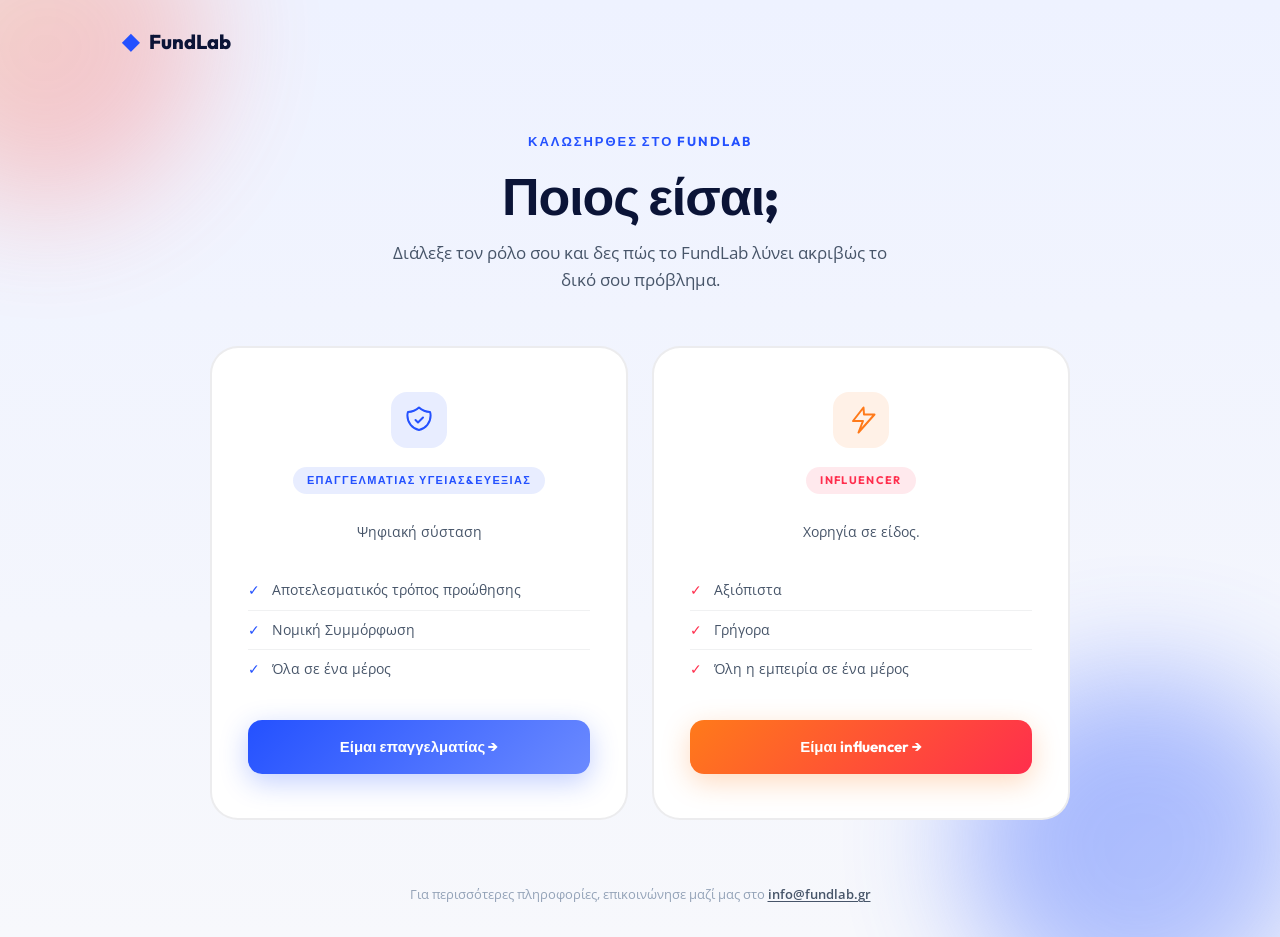
<file: index.html>
<!DOCTYPE html>
<html lang="el">
<head>
  <meta charset="UTF-8" />
  <meta name="viewport" content="width=device-width, initial-scale=1.0" />
  <title>FundLab — Επαγγελματίες & Influencers, χωρίς χρήματα</title>
  <meta name="description" content="Η πρώτη ελληνική πλατφόρμα barter μεταξύ τοπικών επαγγελματιών και influencers. Δωρεάν υπηρεσία για επαληθευμένο content. Χωρίς χρήματα, χωρίς ghosting." />
  <link rel="canonical" href="https://fundlab.gr/" />
  <meta property="og:type" content="website" />
  <meta property="og:url" content="https://fundlab.gr/" />
  <meta property="og:title" content="FundLab — Επαγγελματίες & Influencers, χωρίς χρήματα" />
  <meta property="og:description" content="Η πρώτη ελληνική πλατφόρμα barter μεταξύ τοπικών επαγγελματιών και influencers. Δωρεάν υπηρεσία για επαληθευμένο content. Χωρίς χρήματα, χωρίς ghosting." />
  <meta property="og:image" content="https://fundlab.gr/og-image.png" />
  <meta property="og:image:width" content="1920" />
  <meta property="og:image:height" content="1080" />
  <meta name="twitter:card" content="summary_large_image" />
  <meta name="twitter:title" content="FundLab — Επαγγελματίες & Influencers, χωρίς χρήματα" />
  <meta name="twitter:description" content="Η πρώτη ελληνική πλατφόρμα barter μεταξύ τοπικών επαγγελματιών και influencers. Δωρεάν υπηρεσία για επαληθευμένο content. Χωρίς χρήματα, χωρίς ghosting." />
  <meta name="twitter:image" content="https://fundlab.gr/og-image.png" />
  <link rel="icon" type="image/svg+xml" href="favicon.svg" />
  <link rel="icon" type="image/png" href="og-image.png" />
  <link rel="preconnect" href="https://fonts.googleapis.com" />
  <link rel="preconnect" href="https://fonts.gstatic.com" crossorigin />
  <link href="https://fonts.googleapis.com/css2?family=Open+Sans:wght@400;500;600;700&family=Outfit:wght@700;800&display=swap" rel="stylesheet" />
  <link rel="stylesheet" href="style.css" />
  <style>
    .choose-page {
      min-height: 100vh;
      background: linear-gradient(180deg, #eef2ff 0%, #f7f8fc 100%);
      display: flex;
      flex-direction: column;
      position: relative;
      overflow: hidden;
    }
    .choose-page .blob { position: absolute; width: 560px; height: 560px; filter: blur(60px); opacity: 0.28; pointer-events: none; }
    .choose-page .blob-1 { top: -200px; left: -200px; animation: float 12s ease-in-out infinite; }
    .choose-page .blob-2 { bottom: -220px; right: -160px; opacity: 0.42; animation: float 14s ease-in-out infinite reverse; }

    .choose-nav {
      position: relative; z-index: 2;
      display: flex; align-items: center; justify-content: space-between;
      max-width: 1100px; margin: 0 auto; width: 100%;
      padding: 24px 32px;
    }
    .choose-nav .brand { display: flex; align-items: center; gap: 10px; font-family: 'Outfit', sans-serif; font-weight: 800; font-size: 20px; color: #0b1437; text-decoration: none; }
    .choose-nav .brand-mark { color: #2451ff; font-size: 22px; }
    .choose-nav .nav-right { display: flex; align-items: center; gap: 24px; }
    .choose-nav .nav-right a { font-size: 14px; color: #475569; font-weight: 500; text-decoration: none; transition: color 0.2s; }
    .choose-nav .nav-right a:hover { color: #0b1437; }
    .choose-nav .nav-right .dash-link { color: #2451ff; font-weight: 700; }

    .choose-center {
      position: relative; z-index: 2;
      flex: 1;
      display: flex;
      flex-direction: column;
      align-items: center;
      justify-content: center;
      padding: 48px 24px 64px;
      text-align: center;
    }
    .choose-center .eyebrow {
      display: inline-block;
      font-family: 'Outfit', sans-serif;
      font-size: 13px; font-weight: 700;
      text-transform: uppercase; letter-spacing: 0.15em;
      color: #2451ff; margin-bottom: 16px;
    }
    .choose-center h1 {
      font-family: 'Outfit', sans-serif;
      font-size: clamp(30px, 4.5vw, 52px);
      font-weight: 800; color: #0b1437;
      letter-spacing: -0.02em; line-height: 1.1;
      margin-bottom: 14px;
    }
    .choose-center > p {
      font-size: 17px; color: #475569;
      max-width: 500px; margin: 0 auto 52px;
      line-height: 1.6;
    }

    .choose-cards {
      display: grid;
      grid-template-columns: 1fr 1fr;
      gap: 24px;
      max-width: 860px;
      width: 100%;
    }
    @media (max-width: 680px) { .choose-cards { grid-template-columns: 1fr; } }

    .choose-card {
      background: #fff;
      border: 2px solid rgba(15,23,42,0.08);
      border-radius: 28px;
      padding: 44px 36px;
      text-align: center;
      cursor: pointer;
      text-decoration: none;
      display: block;
      transition: all 0.25s ease;
      position: relative;
      overflow: hidden;
    }
    .choose-card::before {
      content: '';
      position: absolute; inset: -2px;
      border-radius: 30px;
      z-index: -1;
      opacity: 0;
      transition: opacity 0.3s;
    }
    .choose-card.pro::before { background: linear-gradient(135deg, #2451ff, #6b8aff); filter: blur(28px); }
    .choose-card.inf::before { background: linear-gradient(135deg, #ff7a1a, #ff2e4d); filter: blur(28px); }
    .choose-card:hover { transform: translateY(-7px); }
    .choose-card:hover::before { opacity: 0.28; }
    .choose-card.pro:hover { border-color: #2451ff; box-shadow: 0 24px 64px rgba(36,81,255,0.18); }
    .choose-card.inf:hover { border-color: #ff7a1a; box-shadow: 0 24px 64px rgba(255,122,26,0.18); }

    .choose-card-icon { margin-bottom: 18px; display: flex; justify-content: center; }
    .choose-card-badge {
      display: inline-block;
      font-family: 'Outfit', sans-serif;
      font-size: 11px; font-weight: 700;
      text-transform: uppercase; letter-spacing: 0.12em;
      padding: 5px 14px; border-radius: 999px;
      margin-bottom: 16px;
    }
    .choose-card.pro .choose-card-badge { background: rgba(36,81,255,0.10); color: #2451ff; }
    .choose-card.inf .choose-card-badge { background: rgba(255,46,77,0.10); color: #ff2e4d; }

    .choose-card h2 {
      font-family: 'Outfit', sans-serif;
      font-size: 22px; font-weight: 800; color: #0b1437;
      margin-bottom: 10px;
    }
    .choose-card > p {
      font-size: 14px; color: #475569; line-height: 1.65;
      margin-bottom: 28px;
    }
    .choose-card ul {
      list-style: none; text-align: left;
      margin-bottom: 32px;
    }
    .choose-card li {
      font-size: 14px; color: #475569;
      padding: 8px 0 8px 24px;
      position: relative;
      border-bottom: 1px solid rgba(15,23,42,0.06);
    }
    .choose-card li:last-child { border: none; }
    .choose-card li::before { content: '✓'; position: absolute; left: 0; font-weight: 800; }
    .choose-card.pro li::before { color: #2451ff; }
    .choose-card.inf li::before { color: #ff2e4d; }

    .choose-cta {
      display: block; width: 100%;
      padding: 15px;
      border-radius: 14px;
      font-family: 'Outfit', sans-serif;
      font-size: 15px; font-weight: 700;
      text-align: center; color: #fff;
      border: none; cursor: pointer;
      transition: all 0.2s;
    }
    .choose-card.pro .choose-cta { background: linear-gradient(135deg, #2451ff, #6b8aff); box-shadow: 0 8px 28px rgba(36,81,255,0.28); }
    .choose-card.inf .choose-cta { background: linear-gradient(135deg, #ff7a1a, #ff2e4d); box-shadow: 0 8px 28px rgba(255,122,26,0.28); }
    .choose-cta:hover { transform: translateY(-2px); }

    .choose-footer {
      position: relative; z-index: 2;
      text-align: center;
      padding: 0 0 32px;
      font-size: 13px; color: #94a3b8;
    }
    .choose-footer a { color: #475569; font-weight: 600; text-decoration: underline; text-underline-offset: 2px; }
  </style>
</head>
<body>
  <div class="choose-page">

    <svg class="blob blob-1" viewBox="0 0 600 600" aria-hidden="true">
      <path fill="url(#gb1)" d="M421,318Q396,386,329,420Q262,454,196,418Q130,382,99,316Q68,250,108,189Q148,128,219,109Q290,90,355,127Q420,164,433,207Q446,250,421,318Z"/>
      <defs><linearGradient id="gb1" x1="0" x2="1" y1="0" y2="1"><stop offset="0%" stop-color="#ff9a3c"/><stop offset="100%" stop-color="#ff2e4d"/></linearGradient></defs>
    </svg>
    <svg class="blob blob-2" viewBox="0 0 600 600" aria-hidden="true">
      <path fill="url(#gb2)" d="M453,324Q422,398,348,438Q274,478,201,438Q128,398,99,324Q70,250,108,182Q146,114,222,92Q298,70,367,103Q436,136,457,193Q478,250,453,324Z"/>
      <defs><linearGradient id="gb2" x1="0" x2="1" y1="0" y2="1"><stop offset="0%" stop-color="#2451ff"/><stop offset="100%" stop-color="#6b8aff"/></linearGradient></defs>
    </svg>

    <nav class="choose-nav">
      <a href="index.html" class="brand">
        <span class="brand-mark">◆</span>
        <span>FundLab</span>
      </a>
      <div class="nav-right">
      </div>
    </nav>

    <div class="choose-center">
      <span class="eyebrow">Καλωσήρθες στο FundLab</span>
      <h1>Ποιος είσαι;</h1>
      <p>Διάλεξε τον ρόλο σου και δες πώς το FundLab λύνει ακριβώς το δικό σου πρόβλημα.</p>

      <div class="choose-cards">

        <a href="index-professional.html" class="choose-card pro">
          <span class="choose-card-icon">
            <svg width="56" height="56" viewBox="0 0 56 56" fill="none" xmlns="http://www.w3.org/2000/svg">
              <rect width="56" height="56" rx="16" fill="rgba(36,81,255,0.10)"/>
              <path d="M28 15.5c-2.9 2.7-6.8 4.4-11 4.4-.4 1.1-.6 2.3-.6 3.6 0 7 4.8 12.9 11.6 14.5 6.8-1.6 11.6-7.5 11.6-14.5 0-1.3-.2-2.5-.6-3.6-4.2 0-8.1-1.7-11-4.4z" stroke="#2451ff" stroke-width="2" stroke-linejoin="round" fill="none"/>
              <path d="M24.5 28l2.5 2.5 5-5" stroke="#2451ff" stroke-width="2" stroke-linecap="round" stroke-linejoin="round"/>
            </svg>
          </span>
          <span class="choose-card-badge">Επαγγελματίας Υγείας&Ευεξίας</span>
          <h2></h2>
          <p>Ψηφιακή σύσταση</p>
          <ul>
            
            <li>Αποτελεσματικός τρόπος προώθησης</li>
            <li>Νομική Συμμόρφωση</li>
            <li>Όλα σε ένα μέρος</li>
          </ul>
          <span class="choose-cta">Είμαι επαγγελματίας →</span>
        </a>

        <a href="index-influencer.html" class="choose-card inf">
          <span class="choose-card-icon">
            <svg width="56" height="56" viewBox="0 0 56 56" fill="none" xmlns="http://www.w3.org/2000/svg">
              <rect width="56" height="56" rx="16" fill="rgba(255,122,26,0.10)"/>
              <path d="M30.5 15.5L20 29h10l-4.5 11.5 16-18H31l-.5-7z" stroke="#ff7a1a" stroke-width="2" stroke-linecap="round" stroke-linejoin="round" fill="none"/>
            </svg>
          </span>
          <span class="choose-card-badge">Influencer</span>
          <h2></h2>
          <p>Χορηγία σε είδος.</p>
          <ul>
            <li>Αξιόπιστα</li>
            <li>Γρήγορα</li>
            <li>Όλη η εμπειρία σε ένα μέρος</li>
          </ul>
          <span class="choose-cta">Είμαι influencer →</span>
        </a>

      </div>
    </div>

    <div class="choose-footer">
     <p> Για περισσότερες πληροφορίες, επικοινώνησε μαζί μας στο <a href="mailto:info@fundlab.gr">info@fundlab.gr</a></p>
    </div>

  </div>
</body>
</html>
</file>
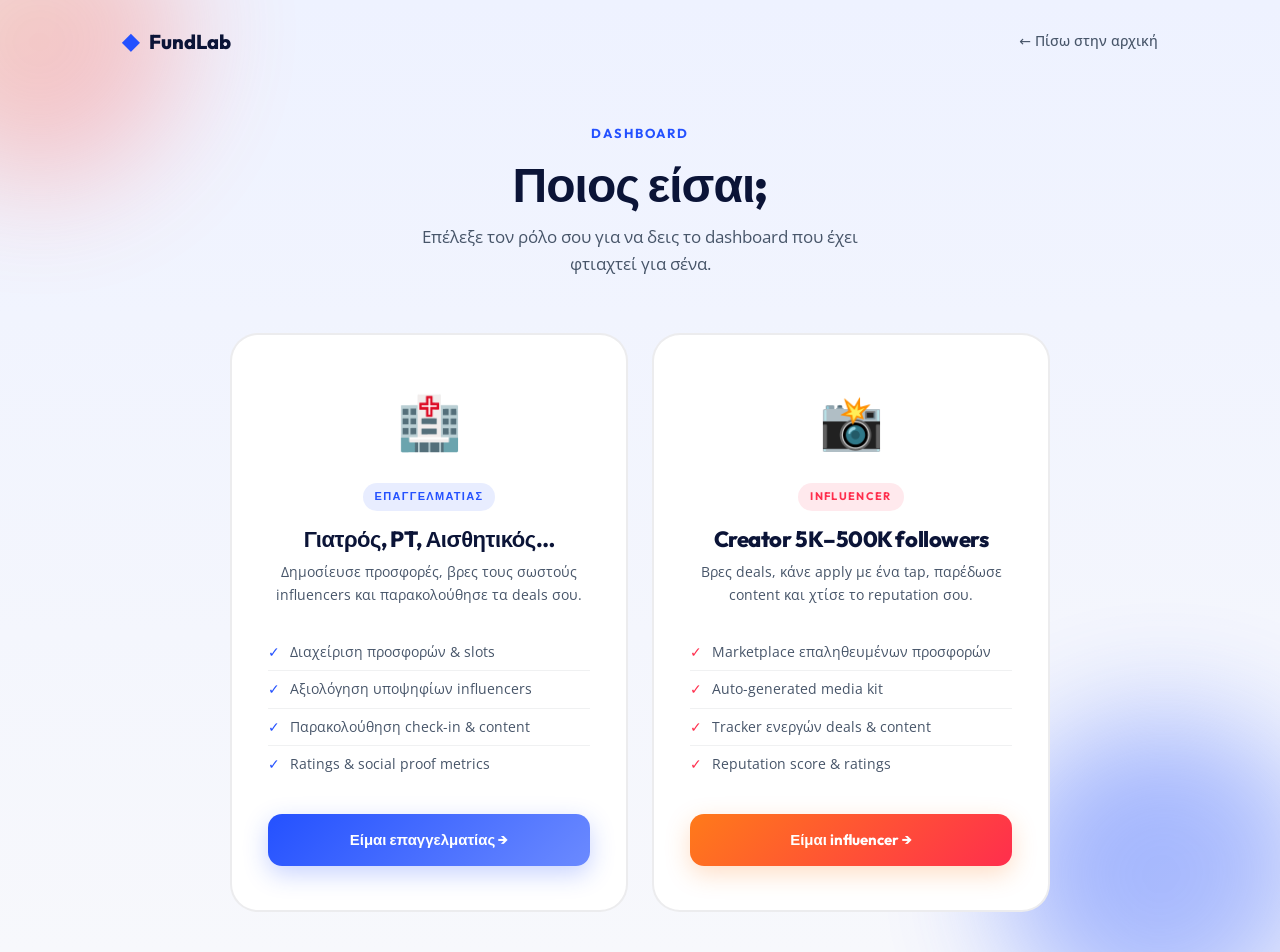
<file: dashboard.html>
<!DOCTYPE html>
<html lang="el">
<head>
  <meta charset="UTF-8" />
  <meta name="viewport" content="width=device-width, initial-scale=1.0" />
  <title>FundLab — Επιλογή Dashboard</title>
  <link rel="preconnect" href="https://fonts.googleapis.com" />
  <link rel="preconnect" href="https://fonts.gstatic.com" crossorigin />
  <link href="https://fonts.googleapis.com/css2?family=Open+Sans:wght@400;500;600;700&family=Outfit:wght@700;800&display=swap" rel="stylesheet" />
  <link rel="stylesheet" href="style.css" />
  <style>
    .choose-page {
      min-height: 100vh;
      background: linear-gradient(180deg, #eef2ff 0%, #f7f8fc 100%);
      display: flex;
      flex-direction: column;
      position: relative;
      overflow: hidden;
    }
    .choose-page .blob { position: absolute; width: 500px; height: 500px; filter: blur(60px); opacity: 0.30; pointer-events: none; }
    .choose-page .blob-1 { top: -180px; left: -180px; animation: float 12s ease-in-out infinite; }
    .choose-page .blob-2 { bottom: -200px; right: -150px; opacity: 0.45; animation: float 14s ease-in-out infinite reverse; }

    .choose-nav {
      position: relative; z-index: 2;
      display: flex; align-items: center; justify-content: space-between;
      max-width: 1100px; margin: 0 auto; width: 100%;
      padding: 24px 32px;
    }
    .choose-nav .brand { display: flex; align-items: center; gap: 10px; font-family: 'Outfit', sans-serif; font-weight: 800; font-size: 20px; color: #0b1437; text-decoration: none; }
    .choose-nav .brand-mark { color: #2451ff; font-size: 22px; }
    .choose-nav a.back { font-size: 14px; color: #475569; font-weight: 500; text-decoration: none; }
    .choose-nav a.back:hover { color: #0b1437; }

    .choose-center {
      position: relative; z-index: 2;
      flex: 1;
      display: flex;
      flex-direction: column;
      align-items: center;
      justify-content: center;
      padding: 40px 24px;
      text-align: center;
    }
    .choose-center .eyebrow {
      display: inline-block;
      font-family: 'Outfit', sans-serif;
      font-size: 13px; font-weight: 700;
      text-transform: uppercase; letter-spacing: 0.15em;
      color: #2451ff; margin-bottom: 14px;
    }
    .choose-center h1 {
      font-family: 'Outfit', sans-serif;
      font-size: clamp(28px, 4vw, 48px);
      font-weight: 800; color: #0b1437;
      letter-spacing: -0.02em;
      margin-bottom: 12px;
    }
    .choose-center p {
      font-size: 17px; color: #475569;
      max-width: 480px; margin: 0 auto 56px;
    }

    .choose-cards {
      display: grid;
      grid-template-columns: 1fr 1fr;
      gap: 24px;
      max-width: 820px;
      width: 100%;
    }
    @media (max-width: 640px) { .choose-cards { grid-template-columns: 1fr; } }

    .choose-card {
      background: #fff;
      border: 2px solid rgba(15,23,42,0.08);
      border-radius: 28px;
      padding: 44px 36px;
      text-align: center;
      cursor: pointer;
      text-decoration: none;
      display: block;
      transition: all 0.25s ease;
      position: relative;
      overflow: hidden;
    }
    .choose-card::before {
      content: '';
      position: absolute; inset: -2px;
      border-radius: 30px;
      z-index: -1;
      opacity: 0;
      transition: opacity 0.3s;
    }
    .choose-card.pro::before { background: linear-gradient(135deg, #2451ff, #6b8aff); filter: blur(24px); }
    .choose-card.inf::before { background: linear-gradient(135deg, #ff7a1a, #ff2e4d); filter: blur(24px); }
    .choose-card:hover { transform: translateY(-6px); }
    .choose-card:hover::before { opacity: 0.30; }
    .choose-card.pro:hover { border-color: #2451ff; box-shadow: 0 20px 60px rgba(36,81,255,0.18); }
    .choose-card.inf:hover { border-color: #ff7a1a; box-shadow: 0 20px 60px rgba(255,122,26,0.18); }

    .choose-card-icon {
      font-size: 52px; margin-bottom: 20px;
      display: block;
    }
    .choose-card-badge {
      display: inline-block;
      font-family: 'Outfit', sans-serif;
      font-size: 11px; font-weight: 700;
      text-transform: uppercase; letter-spacing: 0.12em;
      padding: 5px 12px; border-radius: 999px;
      margin-bottom: 16px;
    }
    .choose-card.pro .choose-card-badge { background: rgba(36,81,255,0.10); color: #2451ff; }
    .choose-card.inf .choose-card-badge { background: rgba(255,46,77,0.10); color: #ff2e4d; }

    .choose-card h2 {
      font-family: 'Outfit', sans-serif;
      font-size: 22px; font-weight: 800; color: #0b1437;
      margin-bottom: 10px;
    }
    .choose-card > p {
      font-size: 14px; color: #475569; line-height: 1.6;
      margin-bottom: 28px;
    }
    .choose-card ul {
      list-style: none; text-align: left;
      margin-bottom: 32px;
    }
    .choose-card li {
      font-size: 14px; color: #475569;
      padding: 7px 0 7px 22px;
      position: relative;
      border-bottom: 1px solid rgba(15,23,42,0.06);
    }
    .choose-card li:last-child { border: none; }
    .choose-card li::before { content: '✓'; position: absolute; left: 0; font-weight: 800; }
    .choose-card.pro li::before { color: #2451ff; }
    .choose-card.inf li::before { color: #ff2e4d; }

    .choose-cta {
      display: block; width: 100%;
      padding: 14px;
      border-radius: 14px;
      font-family: 'Outfit', sans-serif;
      font-size: 15px; font-weight: 700;
      text-align: center; color: #fff;
      border: none; cursor: pointer;
      transition: all 0.2s;
    }
    .choose-card.pro .choose-cta { background: linear-gradient(135deg, #2451ff, #6b8aff); box-shadow: 0 8px 24px rgba(36,81,255,0.25); }
    .choose-card.inf .choose-cta { background: linear-gradient(135deg, #ff7a1a, #ff2e4d); box-shadow: 0 8px 24px rgba(255,122,26,0.25); }
    .choose-cta:hover { transform: translateY(-2px); }
  </style>
</head>
<body>
  <div class="choose-page">
    <svg class="blob blob-1" viewBox="0 0 600 600" aria-hidden="true">
      <path fill="url(#gb1)" d="M421,318Q396,386,329,420Q262,454,196,418Q130,382,99,316Q68,250,108,189Q148,128,219,109Q290,90,355,127Q420,164,433,207Q446,250,421,318Z"/>
      <defs><linearGradient id="gb1" x1="0" x2="1" y1="0" y2="1"><stop offset="0%" stop-color="#ff9a3c"/><stop offset="100%" stop-color="#ff2e4d"/></linearGradient></defs>
    </svg>
    <svg class="blob blob-2" viewBox="0 0 600 600" aria-hidden="true">
      <path fill="url(#gb2)" d="M453,324Q422,398,348,438Q274,478,201,438Q128,398,99,324Q70,250,108,182Q146,114,222,92Q298,70,367,103Q436,136,457,193Q478,250,453,324Z"/>
      <defs><linearGradient id="gb2" x1="0" x2="1" y1="0" y2="1"><stop offset="0%" stop-color="#2451ff"/><stop offset="100%" stop-color="#6b8aff"/></linearGradient></defs>
    </svg>

    <nav class="choose-nav">
      <a href="index.html" class="brand">
        <span class="brand-mark">◆</span>
        <span>FundLab</span>
      </a>
      <a href="index.html" class="back">← Πίσω στην αρχική</a>
    </nav>

    <div class="choose-center">
      <span class="eyebrow">Dashboard</span>
      <h1>Ποιος είσαι;</h1>
      <p>Επέλεξε τον ρόλο σου για να δεις το dashboard που έχει φτιαχτεί για σένα.</p>

      <div class="choose-cards">
        <a href="dashboard-professional.html" class="choose-card pro">
          <span class="choose-card-icon">🏥</span>
          <span class="choose-card-badge">Επαγγελματίας</span>
          <h2>Γιατρός, PT, Αισθητικός…</h2>
          <p>Δημοσίευσε προσφορές, βρες τους σωστούς influencers και παρακολούθησε τα deals σου.</p>
          <ul>
            <li>Διαχείριση προσφορών & slots</li>
            <li>Αξιολόγηση υποψηφίων influencers</li>
            <li>Παρακολούθηση check-in & content</li>
            <li>Ratings & social proof metrics</li>
          </ul>
          <span class="choose-cta">Είμαι επαγγελματίας →</span>
        </a>

        <a href="dashboard-influencer.html" class="choose-card inf">
          <span class="choose-card-icon">📸</span>
          <span class="choose-card-badge">Influencer</span>
          <h2>Creator 5K–500K followers</h2>
          <p>Βρες deals, κάνε apply με ένα tap, παρέδωσε content και χτίσε το reputation σου.</p>
          <ul>
            <li>Marketplace επαληθευμένων προσφορών</li>
            <li>Auto-generated media kit</li>
            <li>Tracker ενεργών deals & content</li>
            <li>Reputation score & ratings</li>
          </ul>
          <span class="choose-cta">Είμαι influencer →</span>
        </a>
      </div>
    </div>
  </div>
</body>
</html>
</file>
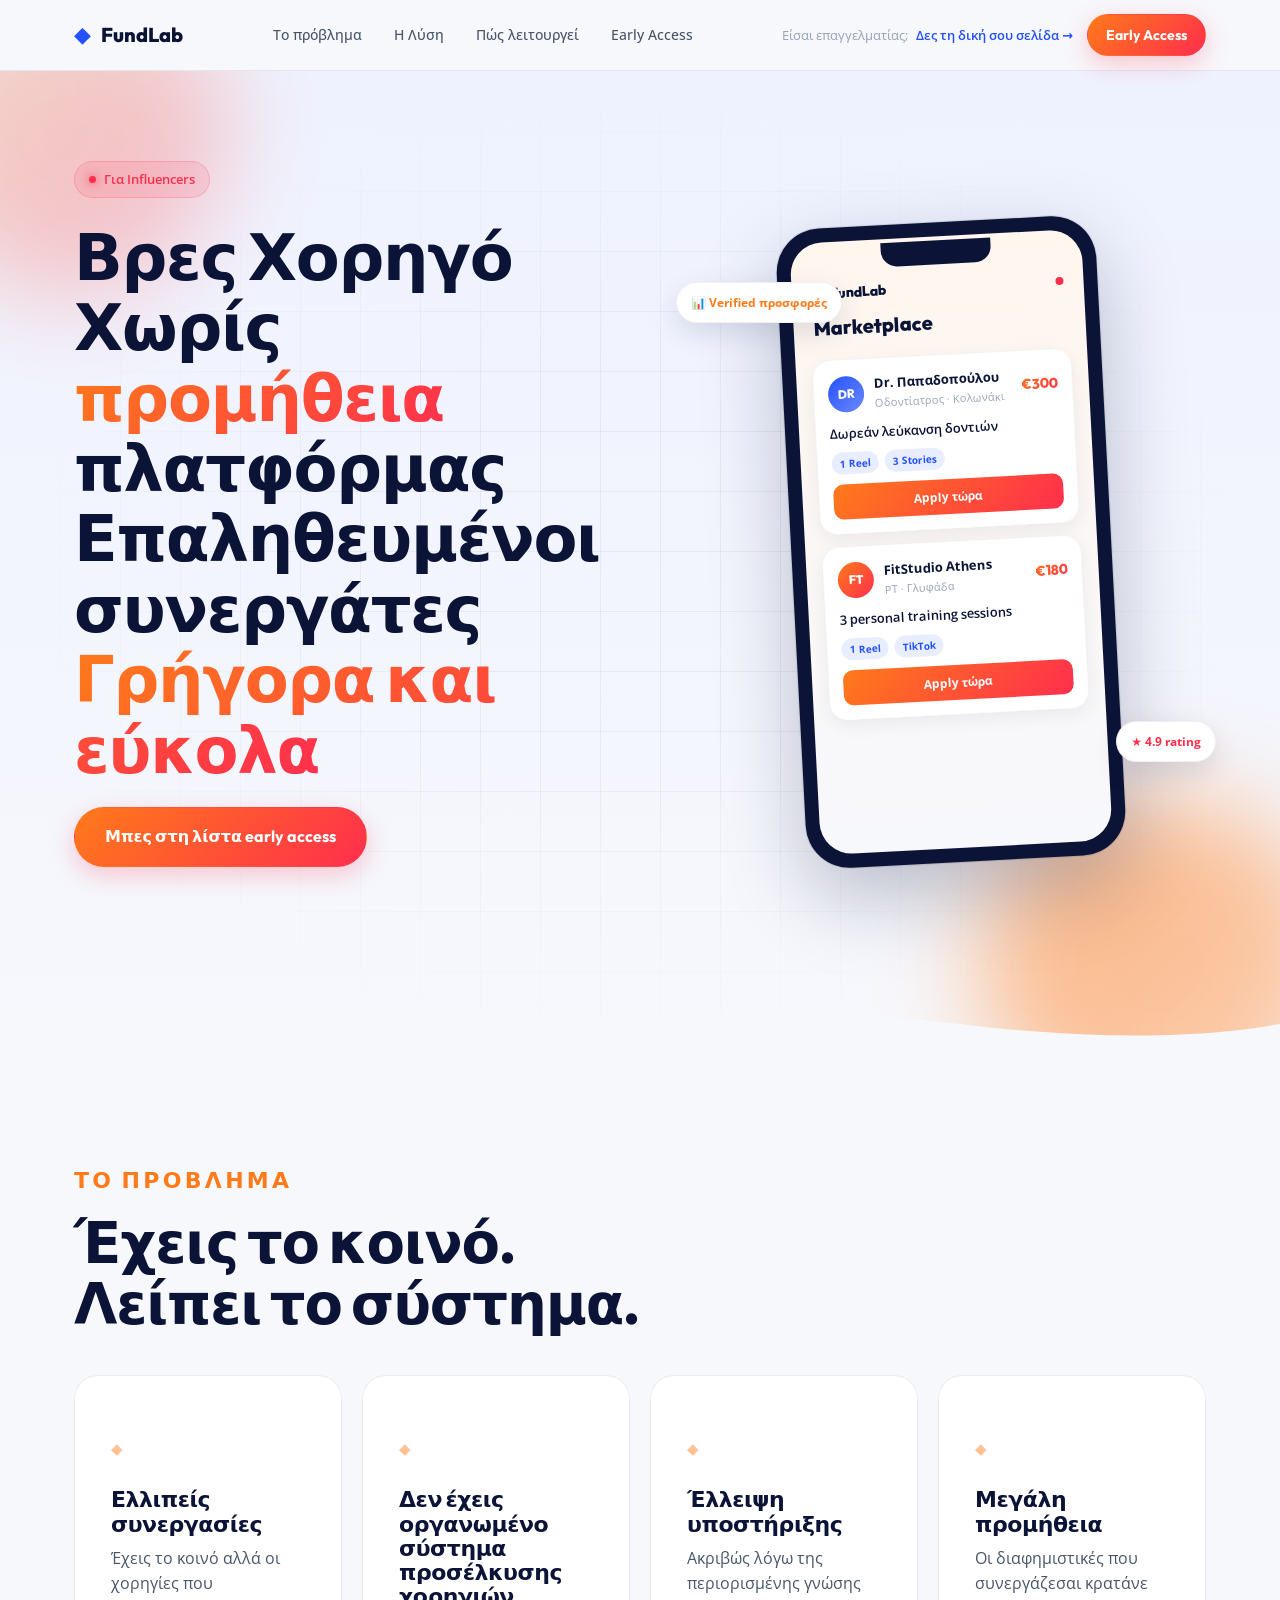
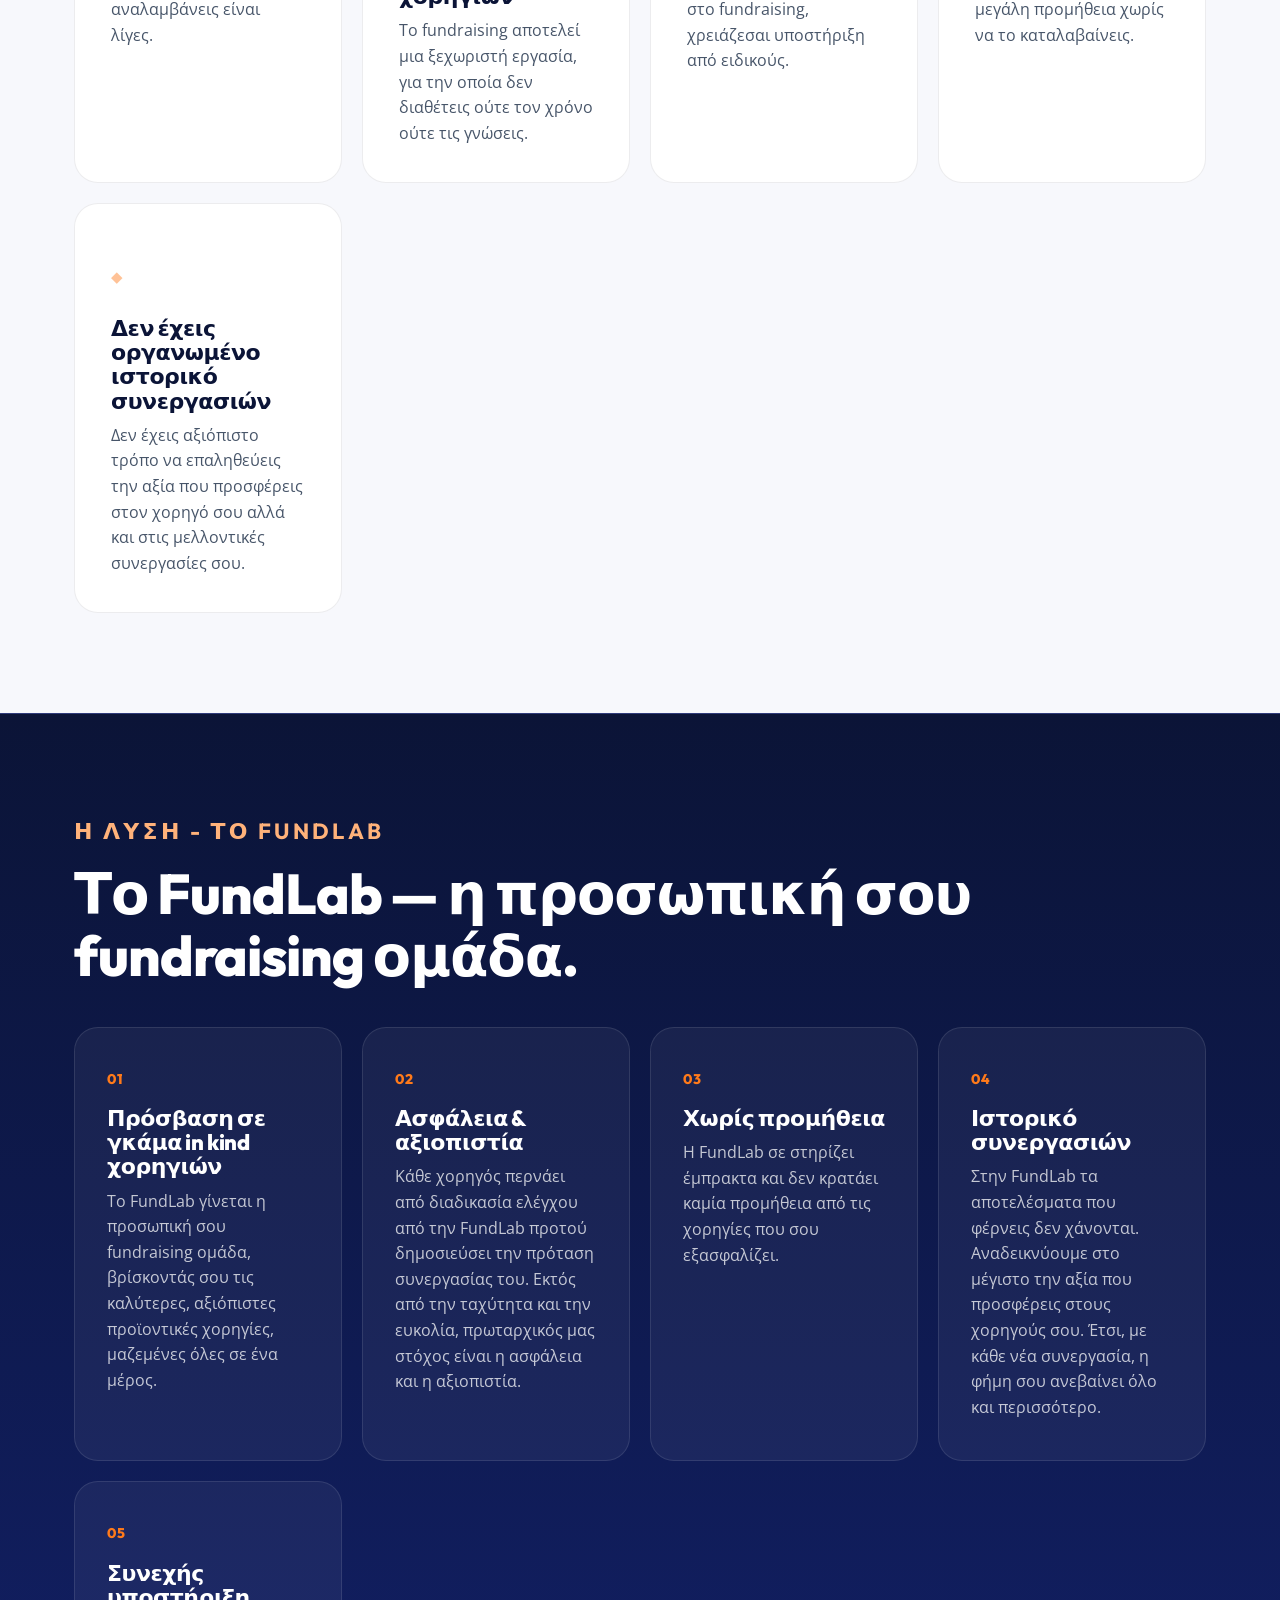
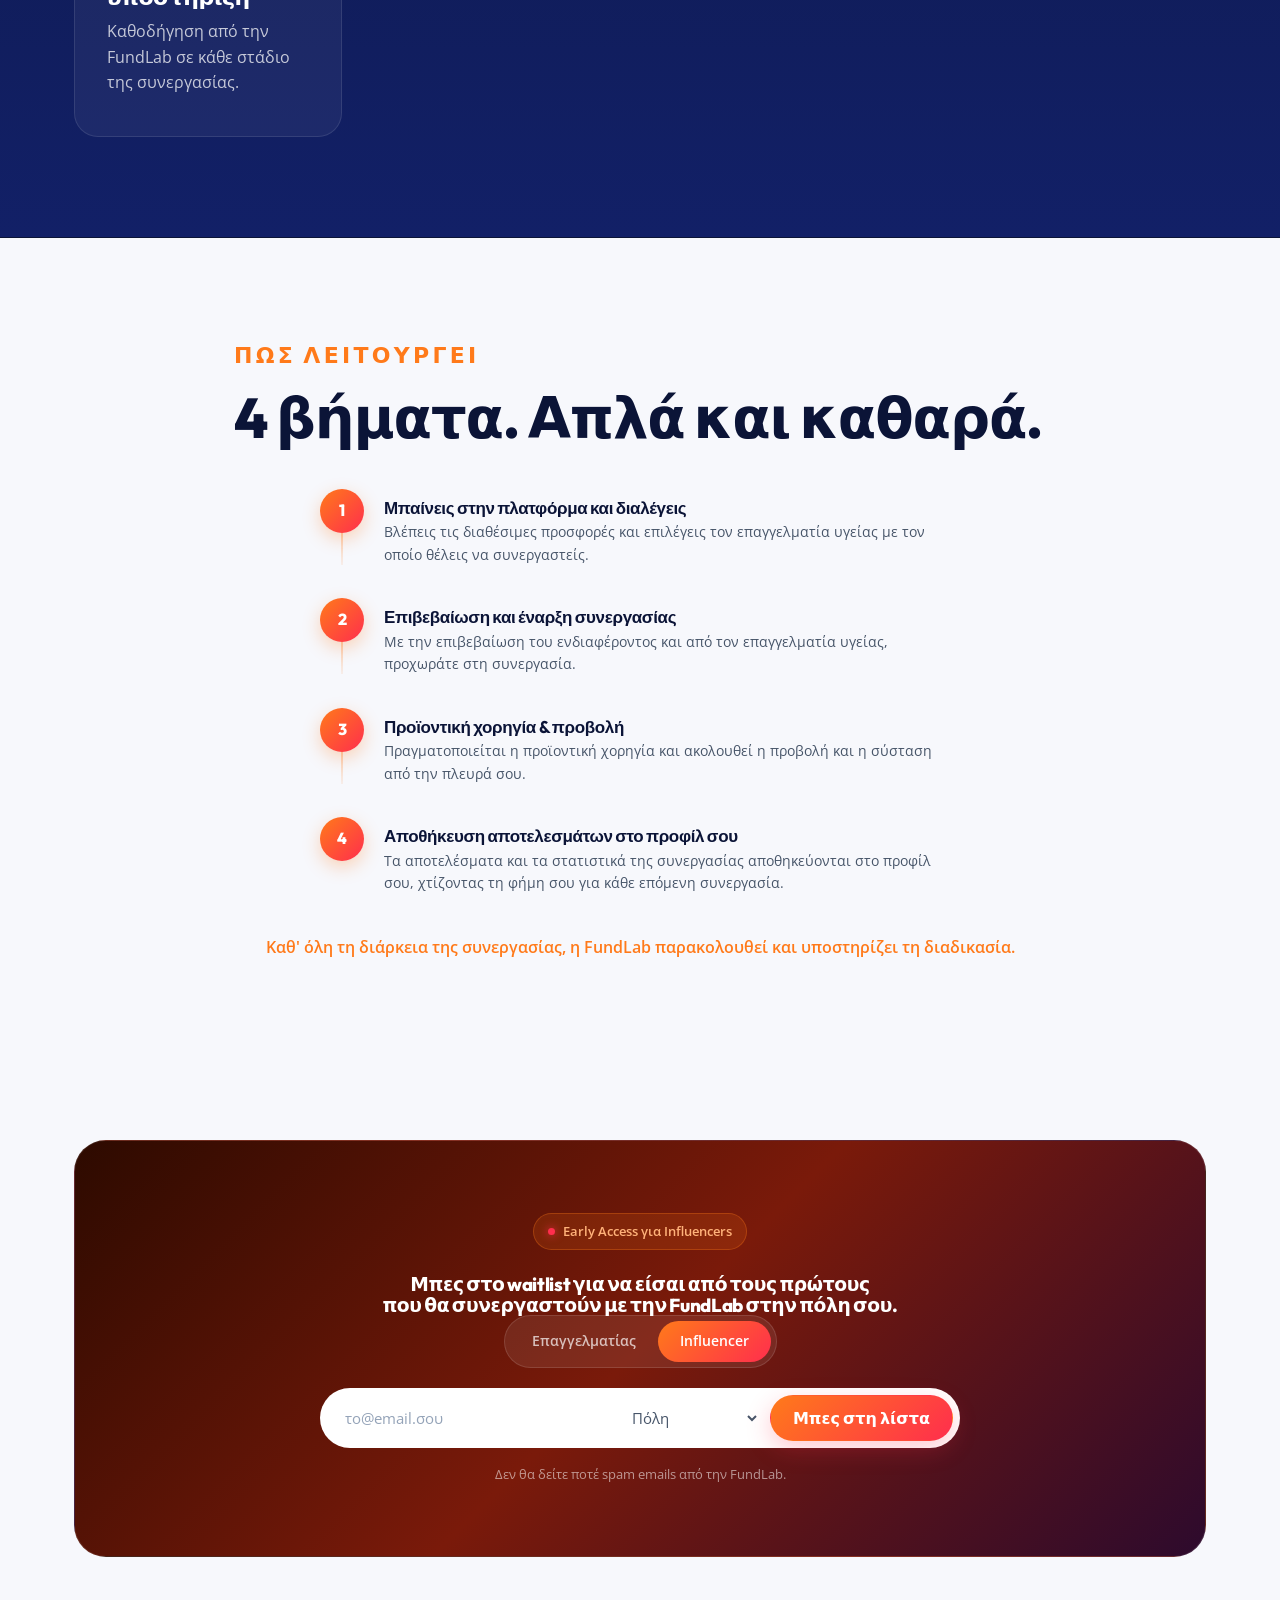
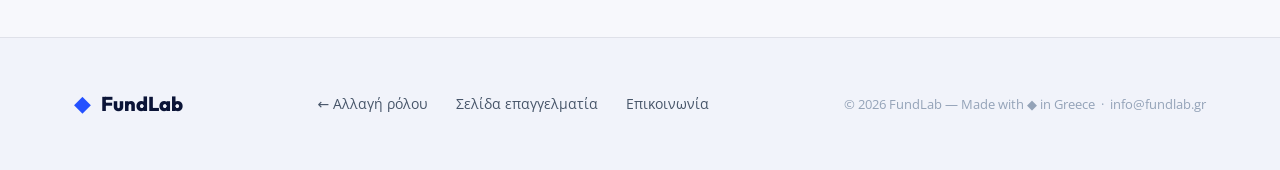
<file: index-influencer.html>
<!DOCTYPE html>
<html lang="el">
<head>
  <meta charset="UTF-8" />
  <meta name="viewport" content="width=device-width, initial-scale=1.0" />
  <title>FundLab για Influencers — Βρες deals με τοπικούς επαγγελματίες</title>
  <meta name="description" content="Marketplace επαληθευμένων προσφορών από τοπικούς επαγγελματίες. Apply με ένα tap, παρέδωσε content, χτίσε reputation. Δωρεάν για creators 5K–500K followers." />
  <link rel="canonical" href="https://fundlab.gr/index-influencer.html" />
  <meta property="og:type" content="website" />
  <meta property="og:url" content="https://fundlab.gr/index-influencer.html" />
  <meta property="og:title" content="FundLab για Influencers — Βρες deals με τοπικούς επαγγελματίες" />
  <meta property="og:description" content="Marketplace επαληθευμένων προσφορών από τοπικούς επαγγελματίες. Apply με ένα tap, παρέδωσε content, χτίσε reputation. Δωρεάν για creators 5K–500K followers." />
  <meta property="og:image" content="https://fundlab.gr/og-image.png" />
  <meta property="og:image:width" content="1920" />
  <meta property="og:image:height" content="1080" />
  <meta name="twitter:card" content="summary_large_image" />
  <meta name="twitter:title" content="FundLab για Influencers — Βρες deals με τοπικούς επαγγελματίες" />
  <meta name="twitter:description" content="Marketplace επαληθευμένων προσφορών από τοπικούς επαγγελματίες. Apply με ένα tap, παρέδωσε content, χτίσε reputation. Δωρεάν για creators 5K–500K followers." />
  <meta name="twitter:image" content="https://fundlab.gr/og-image.png" />
  <link rel="preconnect" href="https://fonts.googleapis.com" />
  <link rel="preconnect" href="https://fonts.gstatic.com" crossorigin />
  <link href="https://fonts.googleapis.com/css2?family=Open+Sans:wght@400;500;600;700&family=Outfit:wght@700;800&display=swap" rel="stylesheet" />
  <link rel="stylesheet" href="style.css" />
  <style>
    /* Influencer page warm accent overrides */
    .inf-badge { background: rgba(255,46,77,0.10); border-color: rgba(255,46,77,0.20); color: #ff2e4d; }
    .inf-badge .dot { background: #ff2e4d; box-shadow: 0 0 10px #ff2e4d; }
    .role-switch {
      font-size: 13px; color: #94a3b8;
      display: flex; align-items: center; gap: 8px;
    }
    .role-switch a { color: #2451ff; font-weight: 600; text-decoration: none; }
    .role-switch a:hover { text-decoration: underline; }
    .perk-row {
      display: grid;
      grid-template-columns: repeat(auto-fit, minmax(220px, 1fr));
      gap: 16px;
      margin-top: 40px;
    }
    .perk {
      background: rgba(255,122,26,0.06);
      border: 1px solid rgba(255,122,26,0.14);
      border-radius: 16px;
      padding: 24px 20px;
      display: flex;
      gap: 14px;
      align-items: flex-start;
    }
    .perk-ico {
      font-size: 26px;
      flex-shrink: 0;
      margin-top: 2px;
    }
    .perk h4 { font-family: 'Outfit', sans-serif; font-size: 15px; font-weight: 700; color: #0b1437; margin-bottom: 4px; }
    .perk p { font-size: 13px; color: #475569; line-height: 1.5; }
    .niche-tags { display: flex; gap: 8px; flex-wrap: wrap; margin-top: 20px; }
    .niche-tag {
      font-size: 12px; font-weight: 700;
      padding: 6px 14px; border-radius: 999px;
      border: 1px solid rgba(255,122,26,0.25);
      background: rgba(255,122,26,0.08);
      color: #ff7a1a;
    }
    .timeline-steps {
      display: flex;
      flex-direction: column;
      gap: 0;
      position: relative;
      max-width: 640px;
      margin: 40px auto 0;
    }
    .tl-step {
      display: grid;
      grid-template-columns: 44px 1fr;
      gap: 20px;
      align-items: flex-start;
      padding-bottom: 32px;
      position: relative;
    }
    .tl-step:last-child { padding-bottom: 0; }
    .tl-dot {
      width: 44px; height: 44px;
      border-radius: 50%;
      background: linear-gradient(135deg, #ff7a1a, #ff2e4d);
      color: #fff;
      font-family: 'Outfit', sans-serif;
      font-weight: 800; font-size: 16px;
      display: flex; align-items: center; justify-content: center;
      flex-shrink: 0;
      position: relative;
      z-index: 1;
      box-shadow: 0 6px 18px rgba(255,122,26,0.30);
    }
    .tl-step:not(:last-child) .tl-dot::after {
      content: '';
      position: absolute;
      top: 44px; left: 50%;
      transform: translateX(-50%);
      width: 2px; height: calc(100% + 32px - 44px);
      background: linear-gradient(to bottom, rgba(255,122,26,0.35), rgba(255,122,26,0.08));
    }
    .tl-content { padding-top: 10px; }
    .tl-content h4 { font-size: 17px; font-family: 'Outfit', sans-serif; font-weight: 700; color: #0b1437; margin-bottom: 4px; }
    .tl-content p { font-size: 14px; color: #475569; line-height: 1.6; }
    .earnings-row {
      display: grid;
      grid-template-columns: repeat(auto-fit, minmax(200px, 1fr));
      gap: 16px;
      margin-top: 40px;
    }
    .earning-card {
      background: var(--surface);
      border: 1px solid var(--border);
      border-radius: 16px;
      padding: 28px 24px;
      text-align: center;
    }
    .earning-card .e-val {
      font-family: 'Outfit', sans-serif;
      font-weight: 800; font-size: 32px;
      background: linear-gradient(135deg, #ff7a1a, #ff2e4d);
      -webkit-background-clip: text; background-clip: text;
      -webkit-text-fill-color: transparent;
      display: block; margin-bottom: 4px;
    }
    .earning-card .e-label { font-size: 13px; color: #475569; }
  </style>
</head>
<body>

  <!-- NAV -->
  <header class="nav">
    <div class="container nav-inner">
      <a href="index.html" class="brand">
        <span class="brand-mark">◆</span>
        <span class="brand-name">FundLab</span>
      </a>
      <nav class="nav-links">
        <a href="#problem">Το πρόβλημα</a>
        <a href="#solution">Η Λύση</a>
        <a href="#how">Πώς λειτουργεί</a>
        <a href="#cta">Early Access</a>
      </nav>
      <div style="display:flex;align-items:center;gap:14px;">
        <span class="role-switch">Είσαι επαγγελματίας; <a href="index-professional.html">Δες τη δική σου σελίδα →</a></span>
        <a href="#cta" class="btn btn-warm btn-sm">Early Access</a>
      </div>
    </div>
  </header>

  <!-- HERO -->
  <section class="hero">
    <div class="hero-bg">
      <svg class="blob blob-1" viewBox="0 0 600 600" aria-hidden="true">
        <path fill="url(#g1)" d="M421,318Q396,386,329,420Q262,454,196,418Q130,382,99,316Q68,250,108,189Q148,128,219,109Q290,90,355,127Q420,164,433,207Q446,250,421,318Z"/>
        <defs><linearGradient id="g1" x1="0" x2="1" y1="0" y2="1"><stop offset="0%" stop-color="#ff9a3c"/><stop offset="100%" stop-color="#ff2e4d"/></linearGradient></defs>
      </svg>
      <svg class="blob blob-2" viewBox="0 0 600 600" aria-hidden="true">
        <path fill="url(#g2)" d="M453,324Q422,398,348,438Q274,478,201,438Q128,398,99,324Q70,250,108,182Q146,114,222,92Q298,70,367,103Q436,136,457,193Q478,250,453,324Z"/>
        <defs><linearGradient id="g2" x1="0" x2="1" y1="0" y2="1"><stop offset="0%" stop-color="#ff7a1a"/><stop offset="100%" stop-color="#ffb27a"/></linearGradient></defs>
      </svg>
      <div class="grid-overlay"></div>
    </div>
    <div class="container hero-inner">
      <div class="hero-text">
        <span class="badge inf-badge">
          <span class="dot"></span>
          Για Influencers
        </span>
        <h1 class="hero-title">
          Βρες Χορηγό<br/>
          Χωρίς <span class="grad-warm">προμήθεια </span> πλατφόρμας <br/> Επαληθευμένοι συνεργάτες
 
 <span class="grad-warm">Γρήγορα και εύκολα</span>
        </h1>
       
        <div class="hero-actions">
          <a href="#cta" class="btn btn-warm btn-lg">Μπες στη λίστα early access</a>
        </div>
      </div>

      <div class="hero-phone" aria-hidden="true">
        <div class="phone">
          <div class="phone-notch"></div>
          <div class="phone-screen">
            <div class="phone-top">
              <div class="phone-brand"><span>◆</span> FundLab</div>
              <div class="phone-dot"></div>
            </div>
            <div class="phone-tab">Marketplace</div>

            <div class="offer-card offer-1">
              <div class="offer-head">
                <div class="avatar av-blue">DR</div>
                <div>
                  <div class="offer-name">Dr. Παπαδοπούλου</div>
                  <div class="offer-meta">Οδοντίατρος · Κολωνάκι</div>
                </div>
                <div class="offer-value">€300</div>
              </div>
              <div class="offer-title">Δωρεάν λεύκανση δοντιών</div>
              <div class="offer-tags">
                <span class="tag">1 Reel</span><span class="tag">3 Stories</span>
              </div>
              <div class="offer-cta">Apply τώρα</div>
            </div>

            <div class="offer-card offer-2">
              <div class="offer-head">
                <div class="avatar av-orange">FT</div>
                <div>
                  <div class="offer-name">FitStudio Athens</div>
                  <div class="offer-meta">PT · Γλυφάδα</div>
                </div>
                <div class="offer-value">€180</div>
              </div>
              <div class="offer-title">3 personal training sessions</div>
              <div class="offer-tags">
                <span class="tag">1 Reel</span><span class="tag">TikTok</span>
              </div>
              <div class="offer-cta">Apply τώρα</div>
            </div>
          </div>
        </div>
        <div class="float-pill pill-1" style="color:#ff7a1a;">📊 Verified προσφορές</div>
        <div class="float-pill pill-2" style="color:#ff2e4d;">★ 4.9 rating</div>
      </div>
    </div>
    <svg class="section-divider" viewBox="0 0 1440 80" preserveAspectRatio="none" aria-hidden="true">
      <path d="M0,40 C360,90 720,0 1080,40 C1260,60 1380,50 1440,40 L1440,80 L0,80 Z" fill="#f7f8fc"/>
    </svg>
  </section>

  <!-- PROBLEM -->
  <section class="section" id="problem">
    <div class="container">
      <span class="eyebrow" style="color:#ff7a1a;">Το πρόβλημα</span>
      <h2 class="section-title">Έχεις το κοινό.<br/>Λείπει το σύστημα.</h2>
      <div style="display:grid;grid-template-columns:repeat(auto-fit,minmax(260px,1fr));gap:20px;margin-top:40px;">
        <div class="card">
          <div class="card-icon"><span style="font-size:15px;color:#ff7a1a;opacity:0.45;letter-spacing:0.05em;">◆</span></div>
          <h3>Ελλιπείς συνεργασίες</h3>
          <p>Έχεις το κοινό αλλά οι χορηγίες που αναλαμβάνεις είναι λίγες.</p>
        </div>
        <div class="card">
          <div class="card-icon"><span style="font-size:15px;color:#ff7a1a;opacity:0.45;letter-spacing:0.05em;">◆</span></div>
          <h3>Δεν έχεις οργανωμένο σύστημα προσέλκυσης χορηγιών</h3>
          <p>Το fundraising αποτελεί μια ξεχωριστή εργασία, για την οποία δεν διαθέτεις ούτε τον χρόνο ούτε τις γνώσεις.</p>
        </div>
        <div class="card">
          <div class="card-icon"><span style="font-size:15px;color:#ff7a1a;opacity:0.45;letter-spacing:0.05em;">◆</span></div>
          <h3>Έλλειψη υποστήριξης</h3>
          <p>Ακριβώς λόγω της περιορισμένης γνώσης στο fundraising, χρειάζεσαι υποστήριξη από ειδικούς.</p>
        </div>
        <div class="card">
          <div class="card-icon"><span style="font-size:15px;color:#ff7a1a;opacity:0.45;letter-spacing:0.05em;">◆</span></div>
          <h3>Μεγάλη προμήθεια</h3>
          <p>Οι διαφημιστικές που συνεργάζεσαι κρατάνε μεγάλη προμήθεια χωρίς να το καταλαβαίνεις.</p>
        </div>
        <div class="card">
          <div class="card-icon"><span style="font-size:15px;color:#ff7a1a;opacity:0.45;letter-spacing:0.05em;">◆</span></div>
          <h3>Δεν έχεις οργανωμένο ιστορικό συνεργασιών</h3>
          <p>Δεν έχεις αξιόπιστο τρόπο να επαληθεύεις την αξία που προσφέρεις στον χορηγό σου αλλά και στις μελλοντικές συνεργασίες σου.</p>
        </div>
      </div>
    </div>
  </section>

  <!-- SOLUTION -->
  <section class="section section-dark" id="solution" style="border-top:1px solid rgba(255,255,255,0.12);">
    <div class="container">
      <span class="eyebrow">Η Λύση - Το FundLab </span>
      <h2 class="section-title">Το FundLab — η προσωπική σου<br/>fundraising ομάδα.</h2>
      <div style="display:grid;grid-template-columns:repeat(auto-fit,minmax(260px,1fr));gap:20px;margin-top:40px;">
        <div class="pillar">
          <div class="pillar-num">01</div>
          <h3>Πρόσβαση σε γκάμα in kind χορηγιών</h3>
          <p>Το FundLab γίνεται η προσωπική σου fundraising ομάδα, βρίσκοντάς σου τις καλύτερες, αξιόπιστες προϊοντικές χορηγίες, μαζεμένες όλες σε ένα μέρος.</p>
        </div>
        <div class="pillar">
          <div class="pillar-num">02</div>
          <h3>Ασφάλεια &amp; αξιοπιστία</h3>
          <p>Κάθε χορηγός περνάει από διαδικασία ελέγχου από την FundLab προτού δημοσιεύσει την πρόταση συνεργασίας του. Εκτός από την ταχύτητα και την ευκολία, πρωταρχικός μας στόχος είναι η ασφάλεια και η αξιοπιστία.</p>
        </div>
        <div class="pillar">
          <div class="pillar-num">03</div>
          <h3>Χωρίς προμήθεια</h3>
          <p>Η FundLab σε στηρίζει έμπρακτα και δεν κρατάει καμία προμήθεια από τις χορηγίες που σου εξασφαλίζει.</p>
        </div>
        <div class="pillar">
          <div class="pillar-num">04</div>
          <h3>Ιστορικό συνεργασιών</h3>
          <p>Στην FundLab τα αποτελέσματα που φέρνεις δεν χάνονται. Αναδεικνύουμε στο μέγιστο την αξία που προσφέρεις στους χορηγούς σου. Έτσι, με κάθε νέα συνεργασία, η φήμη σου ανεβαίνει όλο και περισσότερο.</p>
        </div>
        <div class="pillar">
          <div class="pillar-num">05</div>
          <h3>Συνεχής υποστήριξη</h3>
          <p>Καθοδήγηση από την FundLab σε κάθε στάδιο της συνεργασίας.</p>
        </div>
      </div>
    </div>
  </section>

  <!-- HOW IT WORKS -->
  <section class="section" id="how">
    <div class="container" style="max-width:860px;">
      <span class="eyebrow" style="color:#ff7a1a;">Πώς λειτουργεί</span>
      <h2 class="section-title">4 βήματα. Απλά και καθαρά.</h2>

      <div class="timeline-steps">
        <div class="tl-step">
          <div class="tl-dot">1</div>
          <div class="tl-content">
            <h4>Μπαίνεις στην πλατφόρμα και διαλέγεις</h4>
            <p>Βλέπεις τις διαθέσιμες προσφορές και επιλέγεις τον επαγγελματία υγείας με τον οποίο θέλεις να συνεργαστείς.</p>
          </div>
        </div>
        <div class="tl-step">
          <div class="tl-dot">2</div>
          <div class="tl-content">
            <h4>Επιβεβαίωση και έναρξη συνεργασίας</h4>
            <p>Με την επιβεβαίωση του ενδιαφέροντος και από τον επαγγελματία υγείας, προχωράτε στη συνεργασία.</p>
          </div>
        </div>
        <div class="tl-step">
          <div class="tl-dot">3</div>
          <div class="tl-content">
            <h4>Προϊοντική χορηγία &amp; προβολή</h4>
            <p>Πραγματοποιείται η προϊοντική χορηγία και ακολουθεί η προβολή και η σύσταση από την πλευρά σου.</p>
          </div>
        </div>
        <div class="tl-step">
          <div class="tl-dot">4</div>
          <div class="tl-content">
            <h4>Αποθήκευση αποτελεσμάτων στο προφίλ σου</h4>
            <p>Τα αποτελέσματα και τα στατιστικά της συνεργασίας αποθηκεύονται στο προφίλ σου, χτίζοντας τη φήμη σου για κάθε επόμενη συνεργασία.</p>
          </div>
        </div>
      </div>
      <p style="margin-top:40px;text-align:center;font-size:16px;font-weight:600;color:#ff7a1a;">Καθ' όλη τη διάρκεια της συνεργασίας, η FundLab παρακολουθεί και υποστηρίζει τη διαδικασία.</p>
    </div>
  </section>

 

  <!-- CTA -->
  <section class="cta-section" id="cta">
    <div class="container">
      <div class="cta-card" style="background:linear-gradient(135deg,#2d0a00 0%,#7a1a0a 50%,#2d0a2d 100%);">
        <span class="badge badge-light" style="background:rgba(255,122,26,0.15);border-color:rgba(255,122,26,0.30);color:#ffb27a;">
          <span class="dot"></span> Early Access για Influencers
        </span>
        <h3>Μπες στο waitlist για να είσαι από τους πρώτους <br/>που θα συνεργαστούν με την FundLab στην πόλη σου.</h3>

        <form id="early-form" class="form" novalidate>
          <div class="role-toggle">
            <label class="role-opt">
              <input type="radio" name="role" value="professional" />
              <span>Επαγγελματίας</span>
            </label>
            <label class="role-opt">
              <input type="radio" name="role" value="influencer" checked />
              <span>Influencer</span>
            </label>
          </div>

          <div class="form-row">
            <input type="email" name="email" placeholder="το@email.σου" required />
            <select name="city" required>
              <option value="">Πόλη</option>
              <option>Αθήνα</option>
              <option>Θεσσαλονίκη</option>
              <option>Πάτρα</option>
              <option>Ηράκλειο</option>
              <option>Λάρισα</option>
              <option>Άλλη</option>
            </select>
            <button type="submit" class="btn btn-warm">Μπες στη λίστα</button>
          </div>
          <p class="form-fine">Δεν θα δείτε ποτέ spam emails από την FundLab.</p>
        </form>

        <div id="form-success" class="form-success" hidden>
          <div class="check" style="background:linear-gradient(135deg,#ff7a1a,#ff2e4d);">✓</div>
          <h3>Είσαι μέσα!</h3>
          <p>Θα σου στείλουμε email μόλις ανοίξει η πόλη σου. Ευχαριστούμε που πιστεύεις στο FundLab.</p>
          <p>Για οποιαδήποτε απορία, επικοινώνησε μαζί μας στο info@fundlab.gr</p>

        </div>
      </div>
    </div>
  </section>

 

  <!-- FOOTER -->
  <footer class="footer">
    <div class="container footer-inner">
      <div class="brand">
        <span class="brand-mark">◆</span>
        <span class="brand-name">FundLab</span>
      </div>
      <div class="footer-links">
        <a href="index.html">← Αλλαγή ρόλου</a>
        <a href="index-professional.html">Σελίδα επαγγελματία</a>
        <a href="mailto:hello@fundlab.gr">Επικοινωνία</a>
      </div>
      <div class="footer-copy">© 2026 FundLab — Made with ◆ in Greece &nbsp;·&nbsp; <a href="mailto:info@fundlab.gr" style="color:inherit;">info@fundlab.gr</a></div>
    </div>
  </footer>

  <script src="script.js"></script>
</body>
</html>
</file>
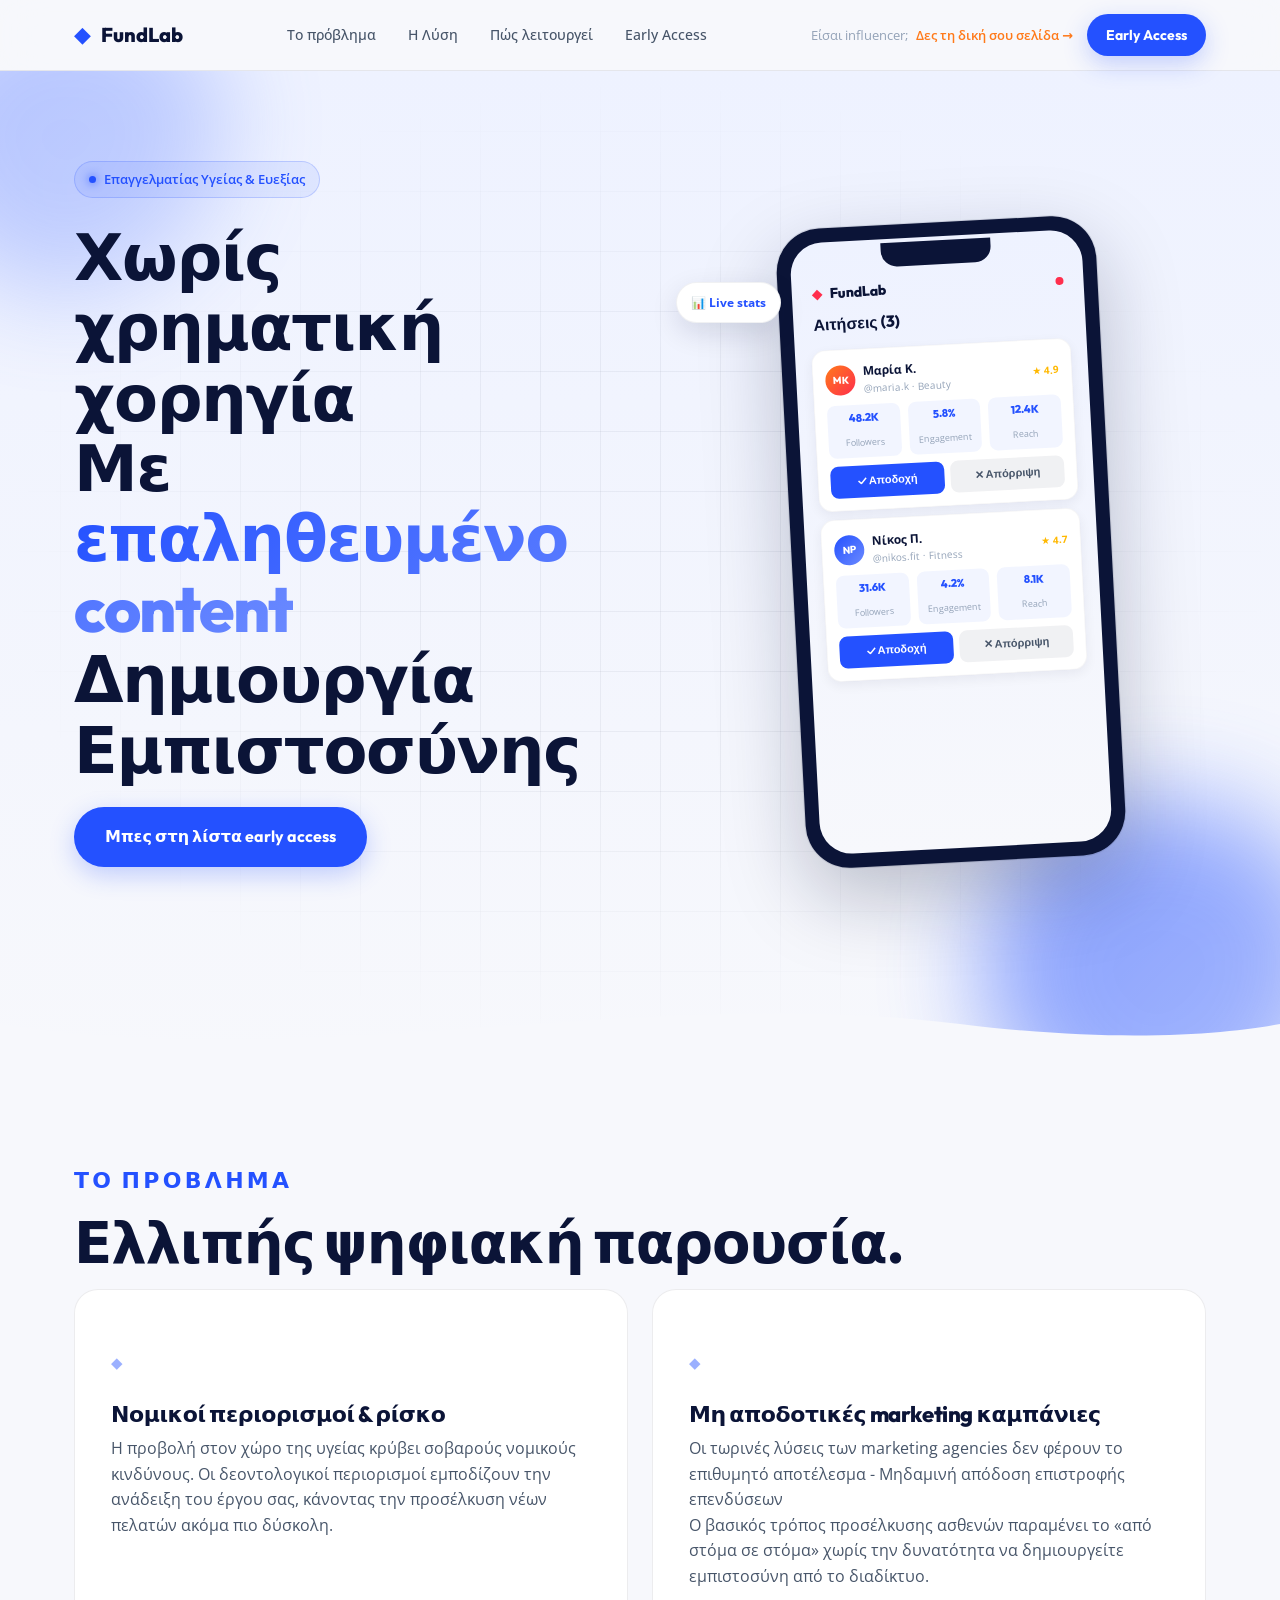
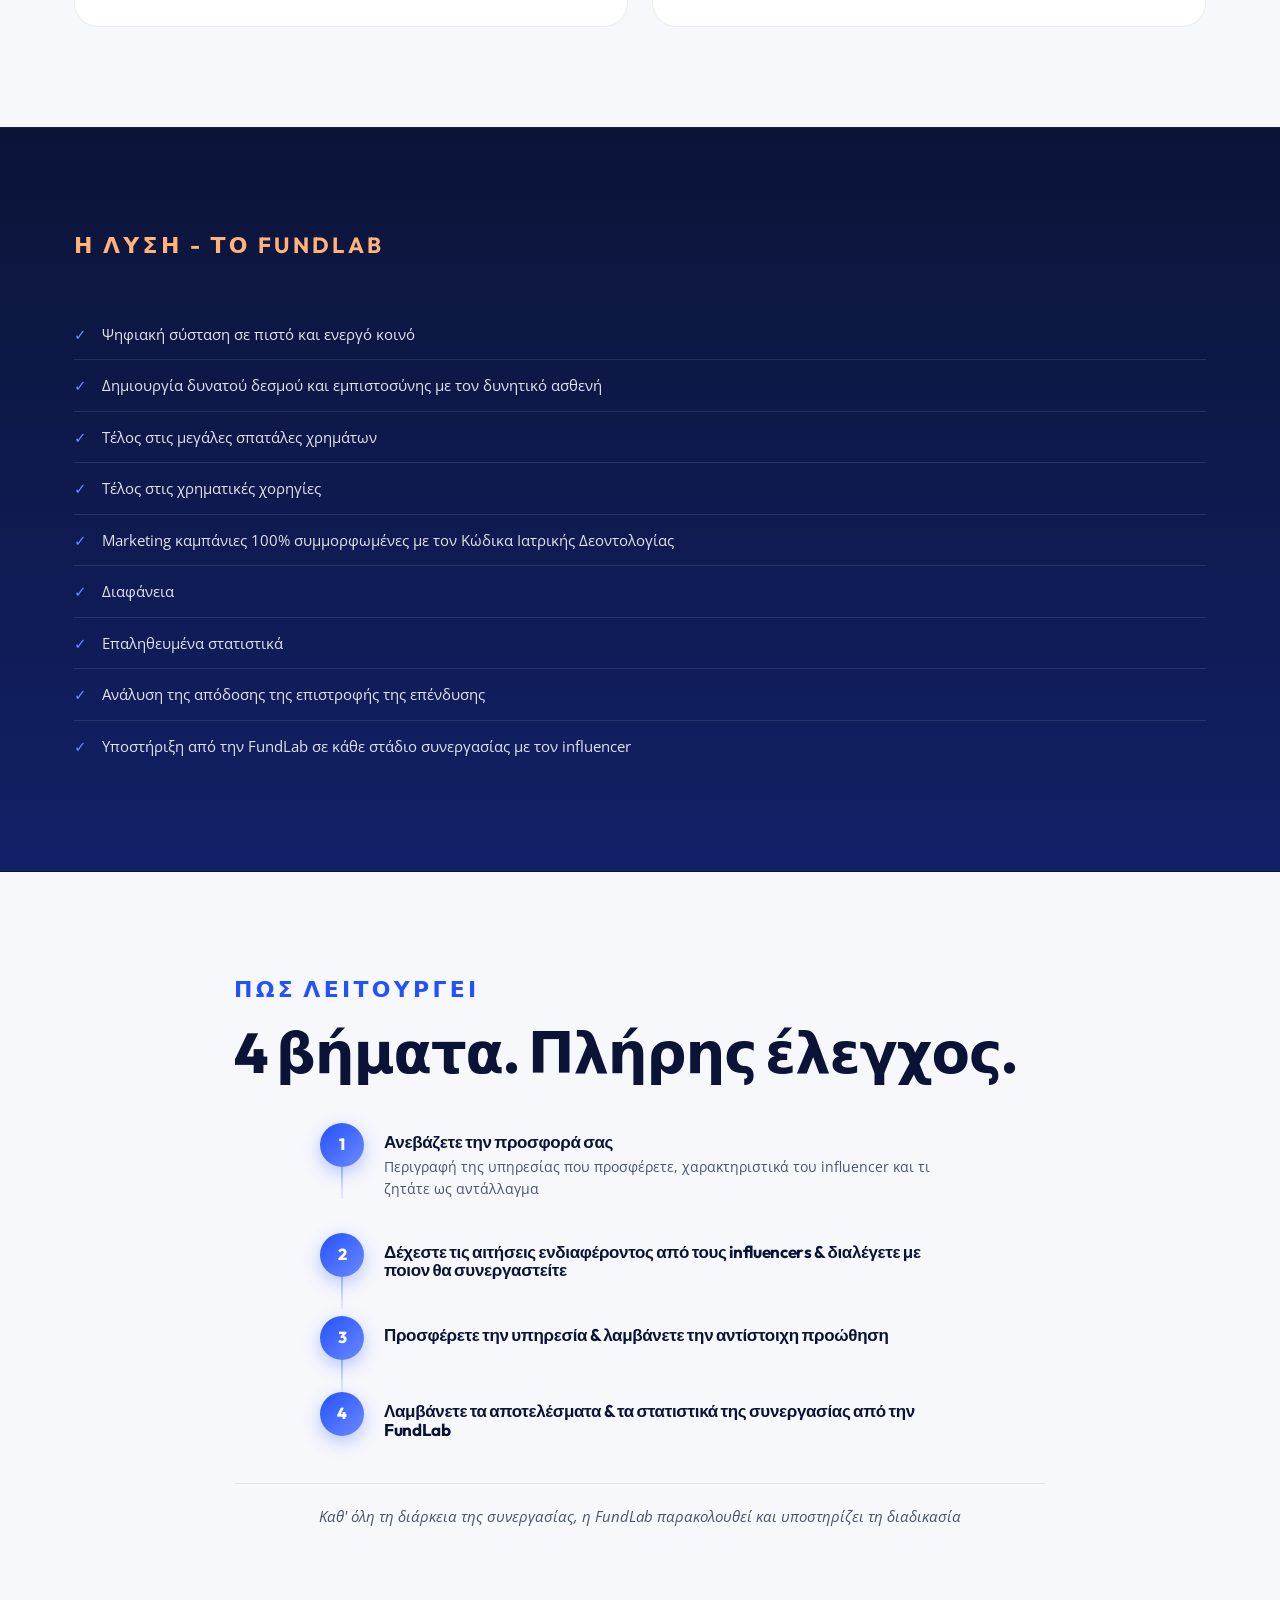
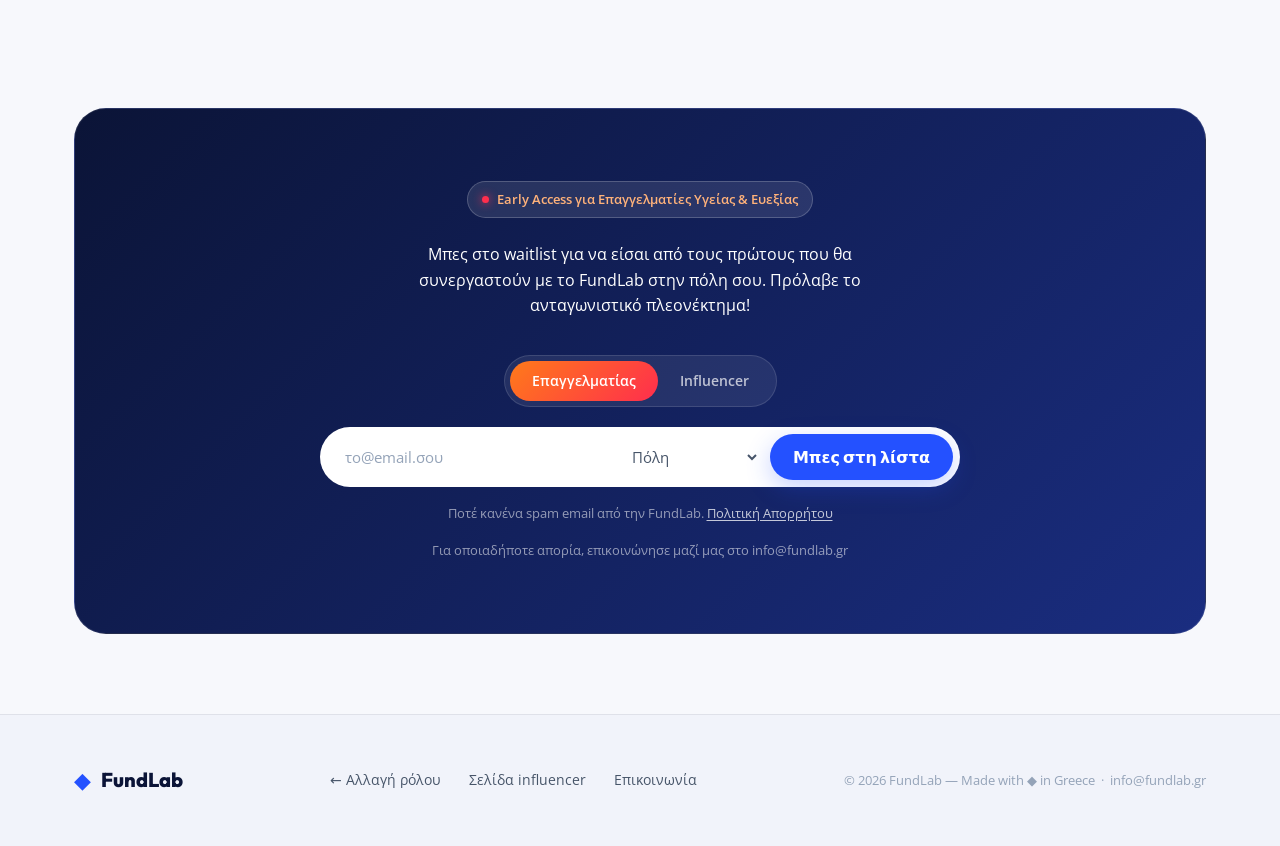
<file: index-professional.html>
<!DOCTYPE html>
<html lang="el">
<head>
  <meta charset="UTF-8" />
  <meta name="viewport" content="width=device-width, initial-scale=1.0" />
  <title>FundLab για Επαγγελματίες — Επαληθευμένο content, χωρίς agencies</title>
  <meta name="description" content="Post μια προσφορά, βρες επαληθευμένους influencers με live stats, πάρε content σε 48h — χωρίς agencies, χωρίς κόστος, χωρίς ghosting." />
  <link rel="canonical" href="https://fundlab.gr/index-professional.html" />
  <meta property="og:type" content="website" />
  <meta property="og:url" content="https://fundlab.gr/index-professional.html" />
  <meta property="og:title" content="FundLab για Επαγγελματίες — Επαληθευμένο content, χωρίς agencies" />
  <meta property="og:description" content="Post μια προσφορά, βρες επαληθευμένους influencers με live stats, πάρε content σε 48h — χωρίς agencies, χωρίς κόστος, χωρίς ghosting." />
  <meta property="og:image" content="https://fundlab.gr/og-image.png" />
  <meta property="og:image:width" content="1920" />
  <meta property="og:image:height" content="1080" />
  <meta name="twitter:card" content="summary_large_image" />
  <meta name="twitter:title" content="FundLab για Επαγγελματίες — Επαληθευμένο content, χωρίς agencies" />
  <meta name="twitter:description" content="Post μια προσφορά, βρες επαληθευμένους influencers με live stats, πάρε content σε 48h — χωρίς agencies, χωρίς κόστος, χωρίς ghosting." />
  <meta name="twitter:image" content="https://fundlab.gr/og-image.png" />
  <link rel="preconnect" href="https://fonts.googleapis.com" />
  <link rel="preconnect" href="https://fonts.gstatic.com" crossorigin />
  <link href="https://fonts.googleapis.com/css2?family=Open+Sans:wght@400;500;600;700&family=Outfit:wght@700;800&display=swap" rel="stylesheet" />
  <link rel="stylesheet" href="style.css" />
  <style>
    .role-switch {
      font-size: 13px; color: #94a3b8;
      display: flex; align-items: center; gap: 8px;
    }
    .role-switch a { color: #ff7a1a; font-weight: 600; text-decoration: none; }
    .role-switch a:hover { text-decoration: underline; }

    /* Professional phone mockup — applicant review screen */
    .phone-screen-pro {
      background: linear-gradient(180deg, #eef2ff 0%, #f7f8fc 100%);
    }
    .phone-section-label {
      font-family: 'Outfit', sans-serif;
      font-weight: 800; font-size: 16px;
      color: #0b1437; margin: 4px 4px 12px;
    }
    .applicant-mini {
      background: #fff;
      border-radius: 14px;
      padding: 12px;
      margin-bottom: 8px;
      box-shadow: 0 4px 12px rgba(11,20,55,0.06);
      border: 1px solid rgba(11,20,55,0.04);
    }
    .applicant-mini-head {
      display: flex; align-items: center; gap: 8px; margin-bottom: 8px;
    }
    .applicant-mini-name { font-size: 12px; font-weight: 700; color: #0b1437; }
    .applicant-mini-handle { font-size: 10px; color: #94a3b8; }
    .applicant-mini-stats {
      display: flex; gap: 8px; margin-bottom: 8px;
    }
    .applicant-mini-stat {
      flex: 1; text-align: center;
      background: rgba(36,81,255,0.06);
      border-radius: 8px; padding: 5px 2px;
    }
    .applicant-mini-stat strong { display: block; font-size: 11px; font-weight: 800; color: #2451ff; font-family: 'Outfit', sans-serif; }
    .applicant-mini-stat span { font-size: 9px; color: #94a3b8; }
    .applicant-mini-actions { display: flex; gap: 6px; }
    .mini-accept { flex: 1; background: #2451ff; color: #fff; border-radius: 8px; padding: 7px; font-size: 11px; font-weight: 700; text-align: center; font-family: 'Outfit', sans-serif; }
    .mini-decline { flex: 1; background: rgba(11,20,55,0.06); color: #475569; border-radius: 8px; padding: 7px; font-size: 11px; font-weight: 700; text-align: center; font-family: 'Outfit', sans-serif; }

    /* Perk row */
    .perk-row {
      display: grid;
      grid-template-columns: repeat(auto-fit, minmax(220px, 1fr));
      gap: 16px;
      margin-top: 40px;
    }
    .perk {
      background: rgba(36,81,255,0.04);
      border: 1px solid rgba(36,81,255,0.12);
      border-radius: 16px;
      padding: 24px 20px;
      display: flex;
      gap: 14px;
      align-items: flex-start;
    }
    .perk-ico { font-size: 26px; flex-shrink: 0; margin-top: 2px; }
    .perk h4 { font-family: 'Outfit', sans-serif; font-size: 15px; font-weight: 700; color: #0b1437; margin-bottom: 4px; }
    .perk p { font-size: 13px; color: #475569; line-height: 1.5; }

    /* Timeline steps */
    .timeline-steps {
      display: flex; flex-direction: column; gap: 0;
      position: relative; max-width: 640px; margin: 40px auto 0;
    }
    .tl-step {
      display: grid; grid-template-columns: 44px 1fr;
      gap: 20px; align-items: flex-start;
      padding-bottom: 32px; position: relative;
    }
    .tl-step:last-child { padding-bottom: 0; }
    .tl-dot {
      width: 44px; height: 44px; border-radius: 50%;
      background: linear-gradient(135deg, #2451ff, #6b8aff);
      color: #fff; font-family: 'Outfit', sans-serif;
      font-weight: 800; font-size: 16px;
      display: flex; align-items: center; justify-content: center;
      flex-shrink: 0; position: relative; z-index: 1;
      box-shadow: 0 6px 18px rgba(36,81,255,0.30);
    }
    .tl-step:not(:last-child) .tl-dot::after {
      content: ''; position: absolute;
      top: 44px; left: 50%; transform: translateX(-50%);
      width: 2px; height: calc(100% + 32px - 44px);
      background: linear-gradient(to bottom, rgba(36,81,255,0.35), rgba(36,81,255,0.08));
    }
    .tl-content { padding-top: 10px; }
    .tl-content h4 { font-size: 17px; font-family: 'Outfit', sans-serif; font-weight: 700; color: #0b1437; margin-bottom: 4px; }
    .tl-content p { font-size: 14px; color: #475569; line-height: 1.6; }

    /* ROI stats */
    .roi-row {
      display: grid; grid-template-columns: repeat(auto-fit, minmax(200px, 1fr));
      gap: 16px; margin-top: 40px;
    }
    .roi-card {
      background: var(--surface); border: 1px solid var(--border);
      border-radius: 16px; padding: 28px 24px; text-align: center;
    }
    .roi-card .r-val {
      font-family: 'Outfit', sans-serif; font-weight: 800; font-size: 32px;
      background: linear-gradient(135deg, #2451ff, #6b8aff);
      -webkit-background-clip: text; background-clip: text;
      -webkit-text-fill-color: transparent;
      display: block; margin-bottom: 4px;
    }
    .roi-card .r-label { font-size: 13px; color: #475569; }

    /* Specialties */
    .specialty-tags { display: flex; gap: 8px; flex-wrap: wrap; margin-top: 20px; }
    .specialty-tag {
      font-size: 12px; font-weight: 700; padding: 6px 14px; border-radius: 999px;
      border: 1px solid rgba(36,81,255,0.20);
      background: rgba(36,81,255,0.08); color: #2451ff;
    }

    /* Solution list */
    .solution-list {
      list-style: none;
      margin-top: 32px;
    }
    .solution-list li {
      font-size: 15px;
      color: rgba(255,255,255,0.88);
      padding: 14px 0 14px 28px;
      position: relative;
      border-bottom: 1px solid rgba(255,255,255,0.10);
      line-height: 1.5;
    }
    .solution-list li:last-child { border-bottom: none; }
    .solution-list li::before {
      content: '✓';
      position: absolute;
      left: 0;
      color: #6b8aff;
      font-weight: 800;
    }

    /* How footer note */
    .how-footer-note {
      margin-top: 40px;
      text-align: center;
      font-size: 15px;
      color: #475569;
      font-style: italic;
      padding: 20px 0 0;
      border-top: 1px solid var(--border);
    }
  </style>
</head>
<body>

  <!-- NAV -->
  <header class="nav">
    <div class="container nav-inner">
      <a href="index.html" class="brand">
        <span class="brand-mark">◆</span>
        <span class="brand-name">FundLab</span>
      </a>
      <nav class="nav-links">
        <a href="#problem">Το πρόβλημα</a>
        <a href="#solution">Η Λύση</a>
        <a href="#how">Πώς λειτουργεί</a>
        <a href="#cta">Early Access</a>
      </nav>
      <div style="display:flex;align-items:center;gap:14px;">
        <span class="role-switch">Είσαι influencer; <a href="index-influencer.html">Δες τη δική σου σελίδα →</a></span>
        <a href="#cta" class="btn btn-primary btn-sm">Early Access</a>
      </div>
    </div>
  </header>

  <!-- HERO -->
  <section class="hero">
    <div class="hero-bg">
      <svg class="blob blob-1" viewBox="0 0 600 600" aria-hidden="true">
        <path fill="url(#g1)" d="M421,318Q396,386,329,420Q262,454,196,418Q130,382,99,316Q68,250,108,189Q148,128,219,109Q290,90,355,127Q420,164,433,207Q446,250,421,318Z"/>
        <defs><linearGradient id="g1" x1="0" x2="1" y1="0" y2="1"><stop offset="0%" stop-color="#2451ff"/><stop offset="100%" stop-color="#6b8aff"/></linearGradient></defs>
      </svg>
      <svg class="blob blob-2" viewBox="0 0 600 600" aria-hidden="true">
        <path fill="url(#g2)" d="M453,324Q422,398,348,438Q274,478,201,438Q128,398,99,324Q70,250,108,182Q146,114,222,92Q298,70,367,103Q436,136,457,193Q478,250,453,324Z"/>
        <defs><linearGradient id="g2" x1="0" x2="1" y1="0" y2="1"><stop offset="0%" stop-color="#2451ff"/><stop offset="100%" stop-color="#6b8aff"/></linearGradient></defs>
      </svg>
      <div class="grid-overlay"></div>
    </div>
    <div class="container hero-inner">
      <div class="hero-text">
        <span class="badge">
          <span class="dot"></span>
          Επαγγελματίας Υγείας & Ευεξίας 
        </span>
        <h1 class="hero-title">
          Χωρίς χρηματική χορηγία <br/>
          Με <span class="grad">επαληθευμένο content</span><br/>Δημιουργία Εμπιστοσύνης
        </h1>
        
        <div class="hero-actions">
          <a href="#cta" class="btn btn-primary btn-lg">Μπες στη λίστα early access</a>
        </div>
        
      </div>

      <!-- Professional phone: applicant review screen -->
      <div class="hero-phone" aria-hidden="true">
        <div class="phone">
          <div class="phone-notch"></div>
          <div class="phone-screen phone-screen-pro">
            <div class="phone-top">
              <div class="phone-brand"><span>◆</span> FundLab</div>
              <div class="phone-dot"></div>
            </div>
            <div class="phone-section-label">Αιτήσεις (3)</div>

            <div class="applicant-mini">
              <div class="applicant-mini-head">
                <div class="avatar av-orange" style="width:30px;height:30px;font-size:10px;">MK</div>
                <div>
                  <div class="applicant-mini-name">Μαρία Κ.</div>
                  <div class="applicant-mini-handle">@maria.k · Beauty</div>
                </div>
                <div style="margin-left:auto;font-size:10px;color:#ffb800;font-weight:700;">★ 4.9</div>
              </div>
              <div class="applicant-mini-stats">
                <div class="applicant-mini-stat"><strong>48.2K</strong><span>Followers</span></div>
                <div class="applicant-mini-stat"><strong>5.8%</strong><span>Engagement</span></div>
                <div class="applicant-mini-stat"><strong>12.4K</strong><span>Reach</span></div>
              </div>
              <div class="applicant-mini-actions">
                <div class="mini-accept">✓ Αποδοχή</div>
                <div class="mini-decline">✕ Απόρριψη</div>
              </div>
            </div>

            <div class="applicant-mini">
              <div class="applicant-mini-head">
                <div class="avatar av-blue" style="width:30px;height:30px;font-size:10px;">NP</div>
                <div>
                  <div class="applicant-mini-name">Νίκος Π.</div>
                  <div class="applicant-mini-handle">@nikos.fit · Fitness</div>
                </div>
                <div style="margin-left:auto;font-size:10px;color:#ffb800;font-weight:700;">★ 4.7</div>
              </div>
              <div class="applicant-mini-stats">
                <div class="applicant-mini-stat"><strong>31.6K</strong><span>Followers</span></div>
                <div class="applicant-mini-stat"><strong>4.2%</strong><span>Engagement</span></div>
                <div class="applicant-mini-stat"><strong>8.1K</strong><span>Reach</span></div>
              </div>
              <div class="applicant-mini-actions">
                <div class="mini-accept">✓ Αποδοχή</div>
                <div class="mini-decline">✕ Απόρριψη</div>
              </div>
            </div>
          </div>
        </div>
        <div class="float-pill pill-1">📊 Live stats</div>
        
      </div>
    </div>
    <svg class="section-divider" viewBox="0 0 1440 80" preserveAspectRatio="none" aria-hidden="true">
      <path d="M0,40 C360,90 720,0 1080,40 C1260,60 1380,50 1440,40 L1440,80 L0,80 Z" fill="#f7f8fc"/>
    </svg>
  </section>

  <!-- PROBLEM -->
  <section class="section" id="problem">
    <div class="container">
      <span class="eyebrow">Το πρόβλημα</span>
      <h2 class="section-title">Ελλιπής ψηφιακή παρουσία.</h2>
      <div class="grid-2">
        <div class="card">
          <div class="card-icon"><span style="font-size:15px;color:#2451ff;opacity:0.45;letter-spacing:0.05em;">◆</span></div>
          <h3>Νομικοί περιορισμοί & ρίσκο </h3>
          <p>Η προβολή στον χώρο της υγείας κρύβει σοβαρούς νομικούς κινδύνους. Οι δεοντολογικοί περιορισμοί εμποδίζουν την ανάδειξη του έργου σας, κάνοντας την προσέλκυση νέων πελατών ακόμα πιο δύσκολη.</p>
        </div>
        <div class="card">
          <div class="card-icon"><span style="font-size:15px;color:#2451ff;opacity:0.45;letter-spacing:0.05em;">◆</span></div>
          <h3>Μη αποδοτικές marketing καμπάνιες </h3>
          <p>Οι τωρινές λύσεις των marketing agencies δεν φέρουν το επιθυμητό αποτέλεσμα - Μηδαμινή απόδοση επιστροφής επενδύσεων<br>Ο βασικός τρόπος προσέλκυσης ασθενών παραμένει το «από στόμα σε στόμα» χωρίς την δυνατότητα  να δημιουργείτε εμπιστοσύνη από το διαδίκτυο.</p>
        </div>
      </div>
    </div>
  </section>

  <!-- SOLUTION -->
  <section class="section section-dark" id="solution">
    <div class="container">
      <span class="eyebrow">Η Λύση - Το FundLab</span>
  
      <ul class="solution-list">
        <li>Ψηφιακή σύσταση σε πιστό και ενεργό κοινό</li>
        <li>Δημιουργία δυνατού δεσμού και εμπιστοσύνης με τον δυνητικό ασθενή</li>
        <li>Τέλος στις μεγάλες σπατάλες χρημάτων</li>
        <li>Τέλος στις χρηματικές χορηγίες</li>
        <li>Marketing καμπάνιες 100% συμμορφωμένες με τον Κώδικα Ιατρικής Δεοντολογίας</li>
        <li>Διαφάνεια</li>
        <li>Επαληθευμένα στατιστικά</li>
        <li>Ανάλυση της απόδοσης της επιστροφής της επένδυσης</li>
        <li>Υποστήριξη από την FundLab σε κάθε στάδιο συνεργασίας με τον influencer</li>
      </ul>
    </div>
  </section>

  <!-- HOW IT WORKS -->
  <section class="section" id="how">
    <div class="container" style="max-width:860px;">
      <span class="eyebrow">Πώς λειτουργεί</span>
      <h2 class="section-title">4 βήματα. Πλήρης έλεγχος.</h2>

      <div class="timeline-steps">
        <div class="tl-step">
          <div class="tl-dot">1</div>
          <div class="tl-content">
            <h4>Ανεβάζετε την προσφορά σας</h4>
            <p>Περιγραφή της υπηρεσίας που προσφέρετε, χαρακτηριστικά του influencer και τι ζητάτε ως αντάλλαγμα</p>
          </div>
        </div>
        <div class="tl-step">
          <div class="tl-dot">2</div>
          <div class="tl-content">
            <h4>Δέχεστε τις αιτήσεις ενδιαφέροντος από τους influencers & διαλέγετε με ποιον θα συνεργαστείτε</h4>
          </div>
        </div>
        <div class="tl-step">
          <div class="tl-dot">3</div>
          <div class="tl-content">
            <h4>Προσφέρετε την υπηρεσία & λαμβάνετε την αντίστοιχη προώθηση</h4>
          </div>
        </div>
        <div class="tl-step">
          <div class="tl-dot">4</div>
          <div class="tl-content">
            <h4>Λαμβάνετε τα αποτελέσματα & τα στατιστικά της συνεργασίας από την FundLab</h4>
          </div>
        </div>
      </div>

      <p class="how-footer-note">Καθ' όλη τη διάρκεια της συνεργασίας, η FundLab παρακολουθεί και υποστηρίζει τη διαδικασία</p>
    </div>
  </section>

  <!-- MARKETS -->
  

  <!-- CTA -->
  <section class="cta-section" id="cta">
    <div class="container">
      <div class="cta-card">
        <span class="badge badge-light"><span class="dot"></span> Early Access για Επαγγελματίες Υγείας & Ευεξίας</span>
                <p style="color:#fff;">Μπες στο waitlist για να είσαι από τους πρώτους που θα συνεργαστούν με το FundLab στην πόλη σου. Πρόλαβε το ανταγωνιστικό πλεονέκτημα!</p>

        <form id="early-form" class="form" novalidate>
          <div class="role-toggle">
            <label class="role-opt">
              <input type="radio" name="role" value="professional" checked />
              <span>Επαγγελματίας</span>
            </label>
            <label class="role-opt">
              <input type="radio" name="role" value="influencer" />
              <span>Influencer</span>
            </label>
          </div>

          <div class="form-row">
            <input type="email" name="email" placeholder="το@email.σου" required />
            <select name="city" required>
              <option value="">Πόλη</option>
              <option>Αθήνα</option>
              <option>Θεσσαλονίκη</option>
              <option>Πάτρα</option>
              <option>Ηράκλειο</option>
              <option>Λάρισα</option>
              <option>Άλλη</option>
            </select>
            <button type="submit" class="btn btn-primary">Μπες στη λίστα</button>
          </div>
          <p class="form-fine">Ποτέ κανένα spam email από την FundLab. <a href="privacy.html" class="form-fine-link">Πολιτική Απορρήτου</a></p>
          <p class="form-fine">Για οποιαδήποτε απορία, επικοινώνησε μαζί μας στο info@fundlab.gr</p>
        
        </form>

        <div id="form-success" class="form-success" hidden>
          <div class="check">✓</div>
          <h3>Είσαι μέσα!</h3>
          <p>Θα σου στείλουμε email μόλις ανοίξει η πόλη σου. Ευχαριστούμε που πιστεύεις στο FundLab.</p>
        </div>
      </div>
    </div>
  </section>

  
  <!-- FOOTER -->
  <footer class="footer">
    <div class="container footer-inner">
      <div class="brand">
        <span class="brand-mark">◆</span>
        <span class="brand-name">FundLab</span>
      </div>
      <div class="footer-links">
        <a href="index.html">← Αλλαγή ρόλου</a>
        <a href="index-influencer.html">Σελίδα influencer</a>
        <a href="mailto:hello@fundlab.gr">Επικοινωνία</a>
      </div>
      <div class="footer-copy">© 2026 FundLab — Made with ◆ in Greece &nbsp;·&nbsp; <a href="mailto:info@fundlab.gr" style="color:inherit;">info@fundlab.gr</a></div>
    </div>
  </footer>

  <script src="script.js"></script>
</body>
</html>
</file>
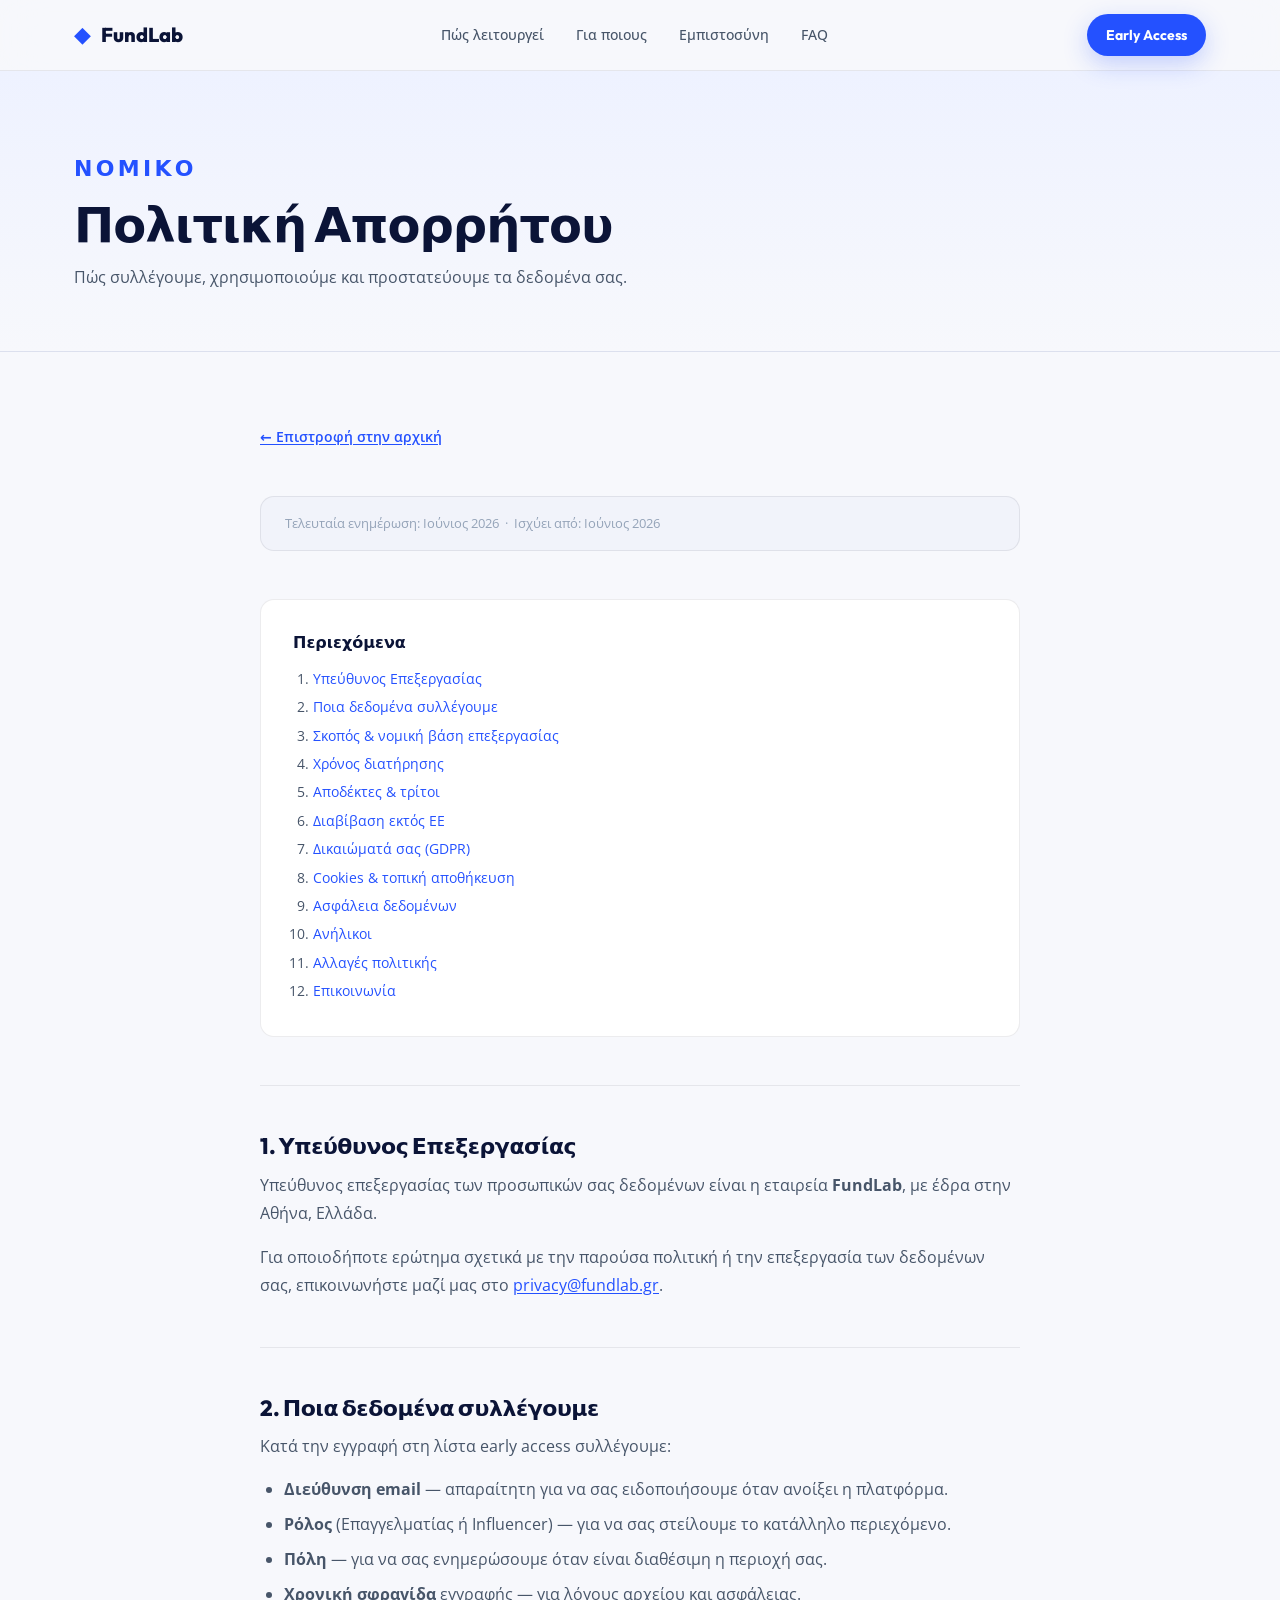
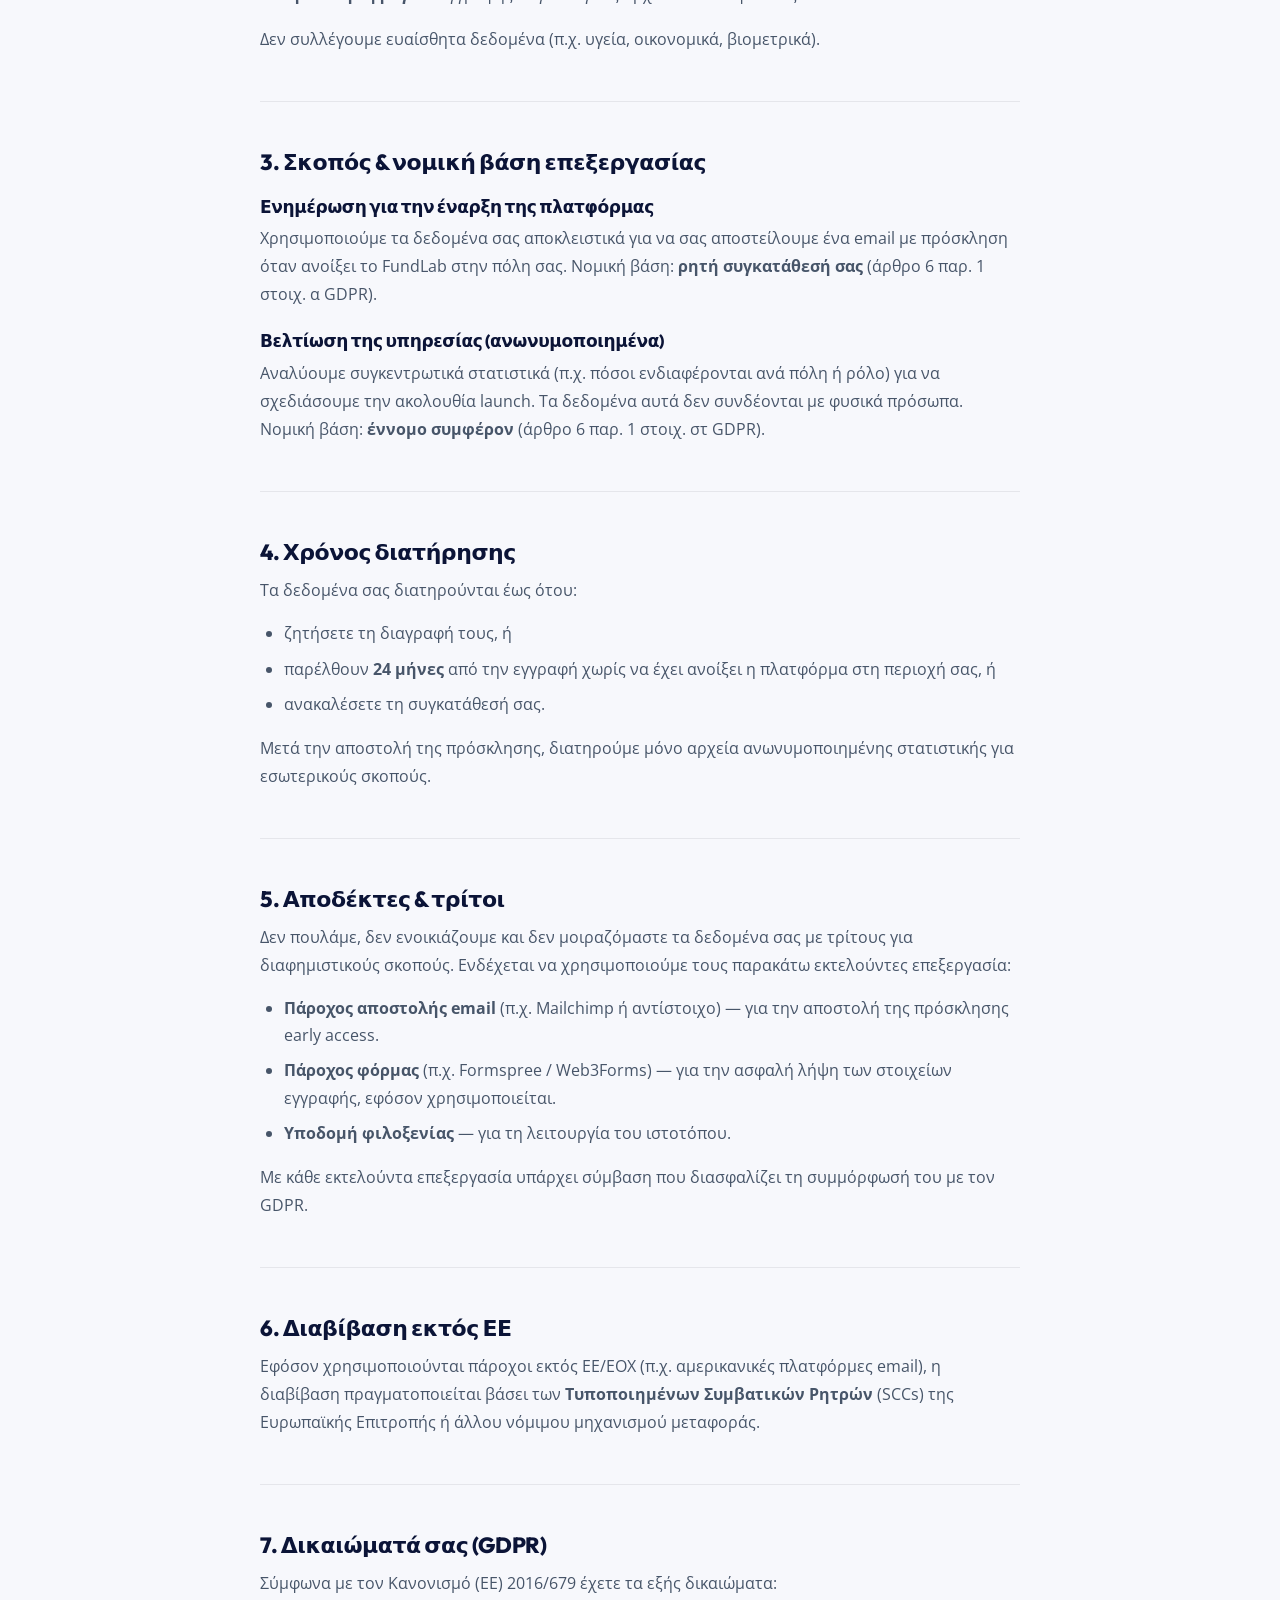
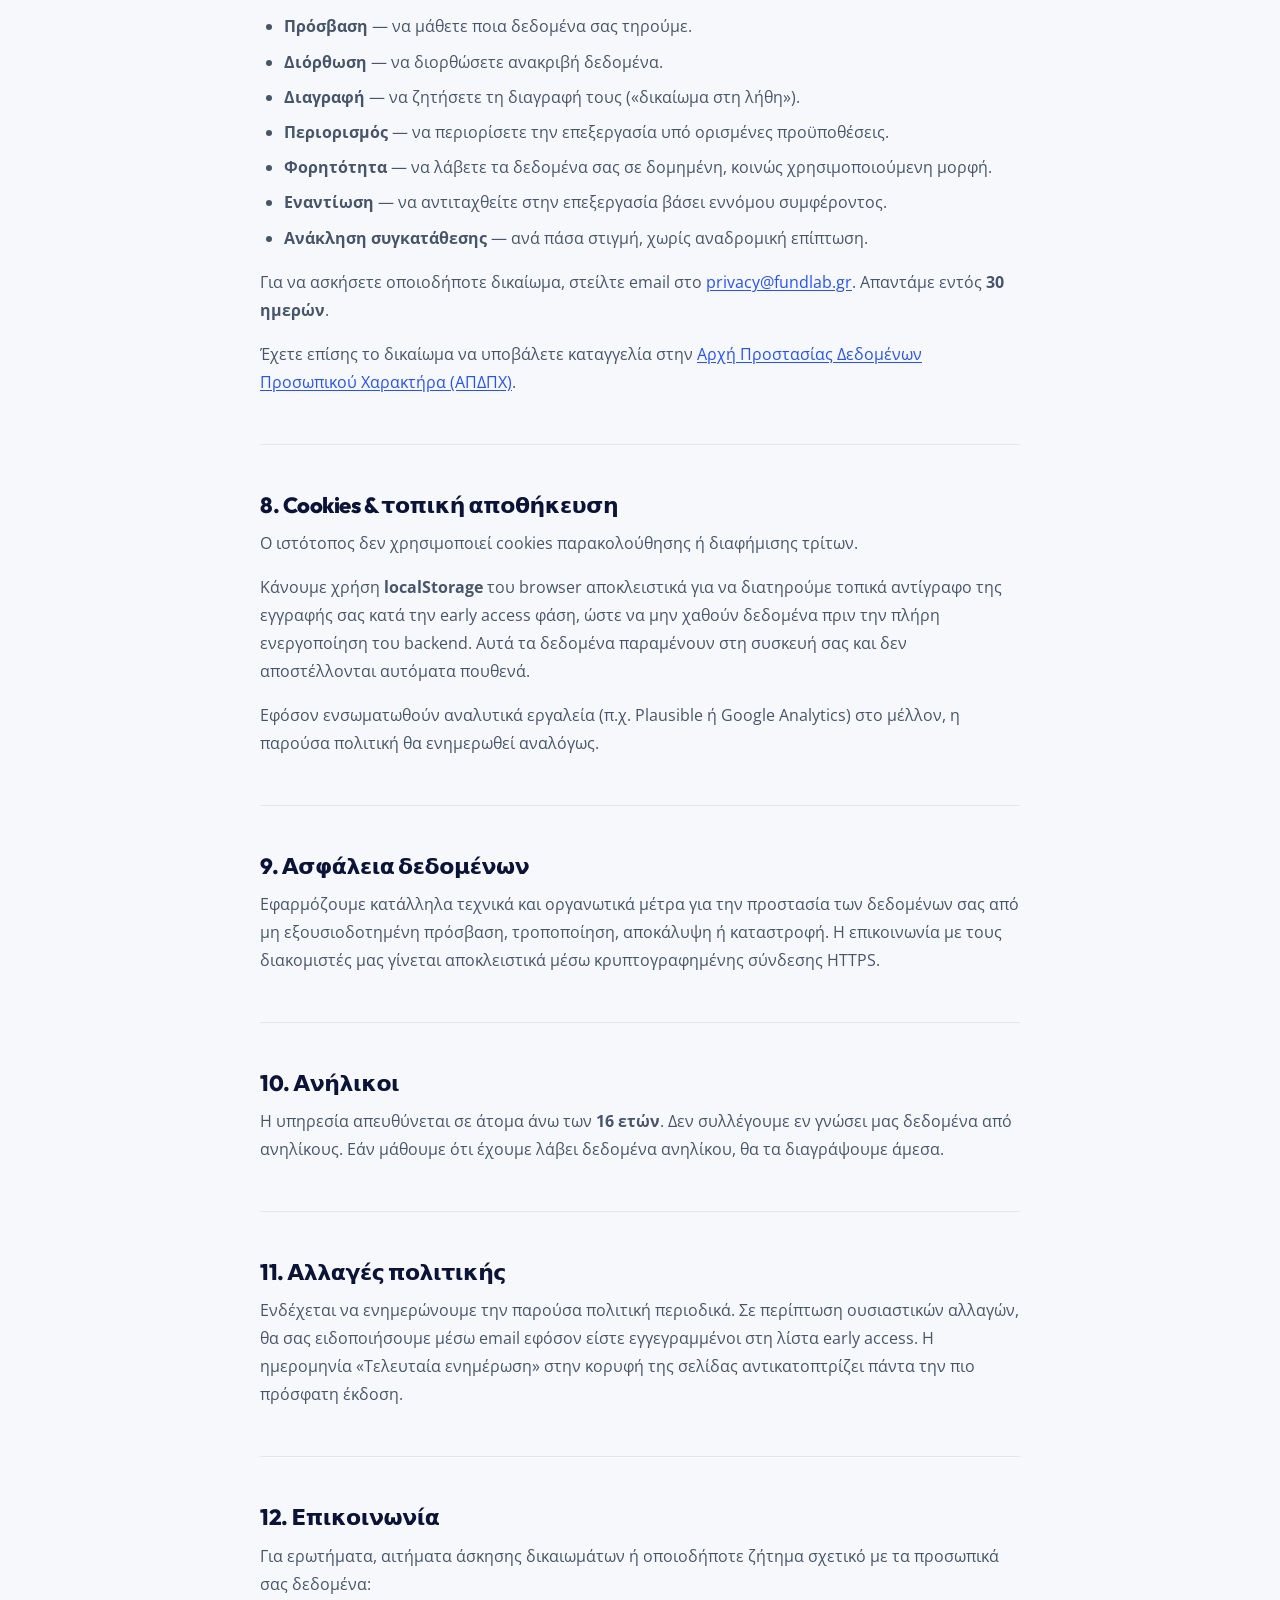
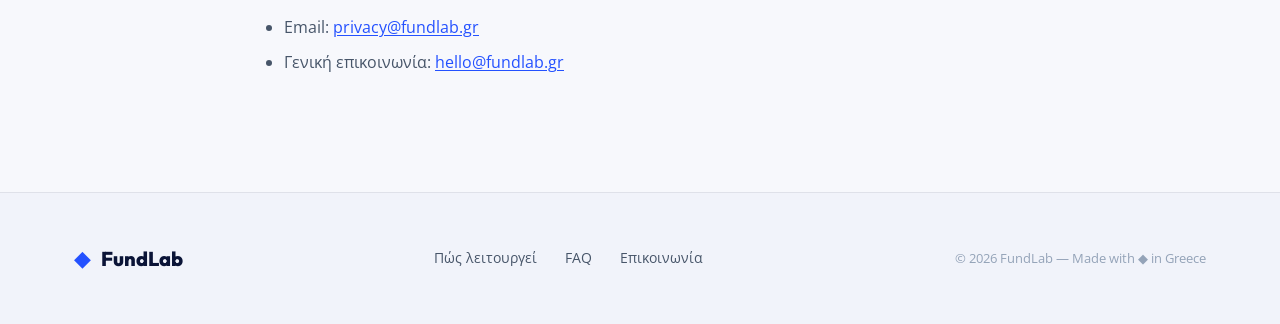
<file: privacy.html>
<!DOCTYPE html>
<html lang="el">
<head>
  <meta charset="UTF-8" />
  <meta name="viewport" content="width=device-width, initial-scale=1.0" />
  <title>Πολιτική Απορρήτου — FundLab</title>
  <meta name="description" content="Πολιτική Απορρήτου και προστασία προσωπικών δεδομένων της πλατφόρμας FundLab σύμφωνα με τον GDPR." />
  <meta name="robots" content="noindex, follow" />
  <link rel="canonical" href="https://fundlab.gr/privacy.html" />
  <link rel="preconnect" href="https://fonts.googleapis.com" />
  <link rel="preconnect" href="https://fonts.gstatic.com" crossorigin />
  <link href="https://fonts.googleapis.com/css2?family=Open+Sans:wght@400;500;600;700&family=Outfit:wght@700;800&display=swap" rel="stylesheet" />
  <link rel="stylesheet" href="style.css" />
  <style>
    .privacy-hero {
      padding: 80px 0 60px;
      background: linear-gradient(180deg, #eef2ff 0%, #f7f8fc 100%);
      border-bottom: 1px solid var(--border);
    }
    .privacy-hero .eyebrow { margin-bottom: 12px; }
    .privacy-hero h1 { font-size: clamp(28px, 4vw, 48px); margin-bottom: 14px; }
    .privacy-hero p { color: var(--text-2); font-size: 16px; }

    .privacy-body { padding: 72px 0 100px; }
    .privacy-content { max-width: 760px; margin: 0 auto; }

    .privacy-content h2 {
      font-size: 22px;
      margin: 48px 0 12px;
      padding-top: 48px;
      border-top: 1px solid var(--border);
      color: var(--text);
    }
    .privacy-content h2:first-child { border-top: none; margin-top: 0; padding-top: 0; }
    .privacy-content h3 { font-size: 17px; margin: 24px 0 8px; color: var(--text); }
    .privacy-content p { color: var(--text-2); margin-bottom: 16px; line-height: 1.75; }
    .privacy-content ul { color: var(--text-2); padding-left: 24px; margin-bottom: 16px; }
    .privacy-content ul li { margin-bottom: 8px; line-height: 1.7; }
    .privacy-content a { color: var(--brand); text-decoration: underline; text-underline-offset: 2px; }
    .privacy-content a:hover { color: var(--brand-hover); }

    .privacy-toc {
      background: var(--surface);
      border: 1px solid var(--border);
      border-radius: var(--radius);
      padding: 28px 32px;
      margin-bottom: 48px;
    }
    .privacy-toc p { font-weight: 700; color: var(--text); margin-bottom: 12px; font-family: var(--font-display); }
    .privacy-toc ol { color: var(--text-2); padding-left: 20px; margin: 0; }
    .privacy-toc ol li { margin-bottom: 6px; font-size: 14px; }
    .privacy-toc ol li a { color: var(--brand); text-decoration: none; }
    .privacy-toc ol li a:hover { text-decoration: underline; }

    .privacy-meta {
      background: var(--surface-2);
      border: 1px solid var(--border);
      border-radius: var(--radius);
      padding: 16px 24px;
      font-size: 13px;
      color: var(--text-3);
      margin-bottom: 48px;
    }

    .back-link {
      display: inline-flex;
      align-items: center;
      gap: 6px;
      font-size: 14px;
      font-weight: 600;
      color: var(--brand);
      margin-bottom: 48px;
    }
    .back-link:hover { color: var(--brand-hover); }
  </style>
</head>
<body>

  <!-- NAV -->
  <header class="nav">
    <div class="container nav-inner">
      <a href="index.html" class="brand">
        <span class="brand-mark">◆</span>
        <span class="brand-name">FundLab</span>
      </a>
      <nav class="nav-links">
        <a href="index.html#how">Πώς λειτουργεί</a>
        <a href="index.html#audience">Για ποιους</a>
        <a href="index.html#trust">Εμπιστοσύνη</a>
        <a href="index.html#faq">FAQ</a>
      </nav>
      <a href="index.html#cta" class="btn btn-primary btn-sm">Early Access</a>
    </div>
  </header>

  <!-- HERO -->
  <section class="privacy-hero">
    <div class="container">
      <span class="eyebrow">Νομικό</span>
      <h1>Πολιτική Απορρήτου</h1>
      <p>Πώς συλλέγουμε, χρησιμοποιούμε και προστατεύουμε τα δεδομένα σας.</p>
    </div>
  </section>

  <!-- CONTENT -->
  <section class="privacy-body">
    <div class="container">
      <div class="privacy-content">

        <a href="index.html" class="back-link">← Επιστροφή στην αρχική</a>

        <div class="privacy-meta">
          Τελευταία ενημέρωση: Ιούνιος 2026 &nbsp;·&nbsp; Ισχύει από: Ιούνιος 2026
        </div>

        <div class="privacy-toc">
          <p>Περιεχόμενα</p>
          <ol>
            <li><a href="#controller">Υπεύθυνος Επεξεργασίας</a></li>
            <li><a href="#data-collected">Ποια δεδομένα συλλέγουμε</a></li>
            <li><a href="#purpose">Σκοπός & νομική βάση επεξεργασίας</a></li>
            <li><a href="#retention">Χρόνος διατήρησης</a></li>
            <li><a href="#third-parties">Αποδέκτες & τρίτοι</a></li>
            <li><a href="#transfers">Διαβίβαση εκτός ΕΕ</a></li>
            <li><a href="#rights">Δικαιώματά σας (GDPR)</a></li>
            <li><a href="#cookies">Cookies & τοπική αποθήκευση</a></li>
            <li><a href="#security">Ασφάλεια δεδομένων</a></li>
            <li><a href="#minors">Ανήλικοι</a></li>
            <li><a href="#changes">Αλλαγές πολιτικής</a></li>
            <li><a href="#contact">Επικοινωνία</a></li>
          </ol>
        </div>

        <!-- 1 -->
        <h2 id="controller">1. Υπεύθυνος Επεξεργασίας</h2>
        <p>
          Υπεύθυνος επεξεργασίας των προσωπικών σας δεδομένων είναι η εταιρεία
          <strong>FundLab</strong>, με έδρα στην Αθήνα, Ελλάδα.
        </p>
        <p>
          Για οποιοδήποτε ερώτημα σχετικά με την παρούσα πολιτική ή την επεξεργασία
          των δεδομένων σας, επικοινωνήστε μαζί μας στο
          <a href="mailto:privacy@fundlab.gr">privacy@fundlab.gr</a>.
        </p>

        <!-- 2 -->
        <h2 id="data-collected">2. Ποια δεδομένα συλλέγουμε</h2>
        <p>Κατά την εγγραφή στη λίστα early access συλλέγουμε:</p>
        <ul>
          <li><strong>Διεύθυνση email</strong> — απαραίτητη για να σας ειδοποιήσουμε όταν ανοίξει η πλατφόρμα.</li>
          <li><strong>Ρόλος</strong> (Επαγγελματίας ή Influencer) — για να σας στείλουμε το κατάλληλο περιεχόμενο.</li>
          <li><strong>Πόλη</strong> — για να σας ενημερώσουμε όταν είναι διαθέσιμη η περιοχή σας.</li>
          <li><strong>Χρονική σφραγίδα</strong> εγγραφής — για λόγους αρχείου και ασφάλειας.</li>
        </ul>
        <p>Δεν συλλέγουμε ευαίσθητα δεδομένα (π.χ. υγεία, οικονομικά, βιομετρικά).</p>

        <!-- 3 -->
        <h2 id="purpose">3. Σκοπός & νομική βάση επεξεργασίας</h2>

        <h3>Ενημέρωση για την έναρξη της πλατφόρμας</h3>
        <p>
          Χρησιμοποιούμε τα δεδομένα σας αποκλειστικά για να σας αποστείλουμε ένα
          email με πρόσκληση όταν ανοίξει το FundLab στην πόλη σας.
          Νομική βάση: <strong>ρητή συγκατάθεσή σας</strong> (άρθρο 6 παρ. 1 στοιχ. α GDPR).
        </p>

        <h3>Βελτίωση της υπηρεσίας (ανωνυμοποιημένα)</h3>
        <p>
          Αναλύουμε συγκεντρωτικά στατιστικά (π.χ. πόσοι ενδιαφέρονται ανά πόλη ή ρόλο)
          για να σχεδιάσουμε την ακολουθία launch. Τα δεδομένα αυτά δεν συνδέονται με
          φυσικά πρόσωπα. Νομική βάση: <strong>έννομο συμφέρον</strong> (άρθρο 6 παρ. 1 στοιχ. στ GDPR).
        </p>

        <!-- 4 -->
        <h2 id="retention">4. Χρόνος διατήρησης</h2>
        <p>
          Τα δεδομένα σας διατηρούνται έως ότου:
        </p>
        <ul>
          <li>ζητήσετε τη διαγραφή τους, ή</li>
          <li>παρέλθουν <strong>24 μήνες</strong> από την εγγραφή χωρίς να έχει ανοίξει η πλατφόρμα στη
            περιοχή σας, ή</li>
          <li>ανακαλέσετε τη συγκατάθεσή σας.</li>
        </ul>
        <p>
          Μετά την αποστολή της πρόσκλησης, διατηρούμε μόνο αρχεία ανωνυμοποιημένης
          στατιστικής για εσωτερικούς σκοπούς.
        </p>

        <!-- 5 -->
        <h2 id="third-parties">5. Αποδέκτες & τρίτοι</h2>
        <p>
          Δεν πουλάμε, δεν ενοικιάζουμε και δεν μοιραζόμαστε τα δεδομένα σας με τρίτους
          για διαφημιστικούς σκοπούς. Ενδέχεται να χρησιμοποιούμε τους παρακάτω
          εκτελούντες επεξεργασία:
        </p>
        <ul>
          <li><strong>Πάροχος αποστολής email</strong> (π.χ. Mailchimp ή αντίστοιχο) — για την αποστολή
            της πρόσκλησης early access.</li>
          <li><strong>Πάροχος φόρμας</strong> (π.χ. Formspree / Web3Forms) — για την ασφαλή λήψη
            των στοιχείων εγγραφής, εφόσον χρησιμοποιείται.</li>
          <li><strong>Υποδομή φιλοξενίας</strong> — για τη λειτουργία του ιστοτόπου.</li>
        </ul>
        <p>
          Με κάθε εκτελούντα επεξεργασία υπάρχει σύμβαση που διασφαλίζει τη
          συμμόρφωσή του με τον GDPR.
        </p>

        <!-- 6 -->
        <h2 id="transfers">6. Διαβίβαση εκτός ΕΕ</h2>
        <p>
          Εφόσον χρησιμοποιούνται πάροχοι εκτός ΕΕ/ΕΟΧ (π.χ. αμερικανικές
          πλατφόρμες email), η διαβίβαση πραγματοποιείται βάσει των
          <strong>Τυποποιημένων Συμβατικών Ρητρών</strong> (SCCs) της Ευρωπαϊκής Επιτροπής ή
          άλλου νόμιμου μηχανισμού μεταφοράς.
        </p>

        <!-- 7 -->
        <h2 id="rights">7. Δικαιώματά σας (GDPR)</h2>
        <p>Σύμφωνα με τον Κανονισμό (ΕΕ) 2016/679 έχετε τα εξής δικαιώματα:</p>
        <ul>
          <li><strong>Πρόσβαση</strong> — να μάθετε ποια δεδομένα σας τηρούμε.</li>
          <li><strong>Διόρθωση</strong> — να διορθώσετε ανακριβή δεδομένα.</li>
          <li><strong>Διαγραφή</strong> — να ζητήσετε τη διαγραφή τους («δικαίωμα στη λήθη»).</li>
          <li><strong>Περιορισμός</strong> — να περιορίσετε την επεξεργασία υπό ορισμένες προϋποθέσεις.</li>
          <li><strong>Φορητότητα</strong> — να λάβετε τα δεδομένα σας σε δομημένη, κοινώς χρησιμοποιούμενη μορφή.</li>
          <li><strong>Εναντίωση</strong> — να αντιταχθείτε στην επεξεργασία βάσει εννόμου συμφέροντος.</li>
          <li><strong>Ανάκληση συγκατάθεσης</strong> — ανά πάσα στιγμή, χωρίς αναδρομική επίπτωση.</li>
        </ul>
        <p>
          Για να ασκήσετε οποιοδήποτε δικαίωμα, στείλτε email στο
          <a href="mailto:privacy@fundlab.gr">privacy@fundlab.gr</a>.
          Απαντάμε εντός <strong>30 ημερών</strong>.
        </p>
        <p>
          Έχετε επίσης το δικαίωμα να υποβάλετε καταγγελία στην
          <a href="https://www.dpa.gr" target="_blank" rel="noopener">Αρχή Προστασίας Δεδομένων Προσωπικού Χαρακτήρα (ΑΠΔΠΧ)</a>.
        </p>

        <!-- 8 -->
        <h2 id="cookies">8. Cookies & τοπική αποθήκευση</h2>
        <p>
          Ο ιστότοπος δεν χρησιμοποιεί cookies παρακολούθησης ή διαφήμισης τρίτων.
        </p>
        <p>
          Κάνουμε χρήση <strong>localStorage</strong> του browser αποκλειστικά για να διατηρούμε
          τοπικά αντίγραφο της εγγραφής σας κατά την early access φάση, ώστε να μην
          χαθούν δεδομένα πριν την πλήρη ενεργοποίηση του backend. Αυτά τα δεδομένα
          παραμένουν στη συσκευή σας και δεν αποστέλλονται αυτόματα πουθενά.
        </p>
        <p>
          Εφόσον ενσωματωθούν αναλυτικά εργαλεία (π.χ. Plausible ή Google Analytics)
          στο μέλλον, η παρούσα πολιτική θα ενημερωθεί αναλόγως.
        </p>

        <!-- 9 -->
        <h2 id="security">9. Ασφάλεια δεδομένων</h2>
        <p>
          Εφαρμόζουμε κατάλληλα τεχνικά και οργανωτικά μέτρα για την προστασία
          των δεδομένων σας από μη εξουσιοδοτημένη πρόσβαση, τροποποίηση, αποκάλυψη
          ή καταστροφή. Η επικοινωνία με τους διακομιστές μας γίνεται αποκλειστικά
          μέσω κρυπτογραφημένης σύνδεσης HTTPS.
        </p>

        <!-- 10 -->
        <h2 id="minors">10. Ανήλικοι</h2>
        <p>
          Η υπηρεσία απευθύνεται σε άτομα άνω των <strong>16 ετών</strong>. Δεν συλλέγουμε
          εν γνώσει μας δεδομένα από ανηλίκους. Εάν μάθουμε ότι έχουμε λάβει δεδομένα
          ανηλίκου, θα τα διαγράψουμε άμεσα.
        </p>

        <!-- 11 -->
        <h2 id="changes">11. Αλλαγές πολιτικής</h2>
        <p>
          Ενδέχεται να ενημερώνουμε την παρούσα πολιτική περιοδικά. Σε περίπτωση
          ουσιαστικών αλλαγών, θα σας ειδοποιήσουμε μέσω email εφόσον είστε
          εγγεγραμμένοι στη λίστα early access. Η ημερομηνία «Τελευταία ενημέρωση»
          στην κορυφή της σελίδας αντικατοπτρίζει πάντα την πιο πρόσφατη έκδοση.
        </p>

        <!-- 12 -->
        <h2 id="contact">12. Επικοινωνία</h2>
        <p>
          Για ερωτήματα, αιτήματα άσκησης δικαιωμάτων ή οποιοδήποτε ζήτημα
          σχετικό με τα προσωπικά σας δεδομένα:
        </p>
        <ul>
          <li>Email: <a href="mailto:privacy@fundlab.gr">privacy@fundlab.gr</a></li>
          <li>Γενική επικοινωνία: <a href="mailto:hello@fundlab.gr">hello@fundlab.gr</a></li>
        </ul>

      </div>
    </div>
  </section>

  <!-- FOOTER -->
  <footer class="footer">
    <div class="container footer-inner">
      <div class="brand">
        <span class="brand-mark">◆</span>
        <span class="brand-name">FundLab</span>
      </div>
      <div class="footer-links">
        <a href="index.html#how">Πώς λειτουργεί</a>
        <a href="index.html#faq">FAQ</a>
        <a href="mailto:hello@fundlab.gr">Επικοινωνία</a>
      </div>
      <div class="footer-copy">© 2026 FundLab — Made with ◆ in Greece</div>
    </div>
  </footer>

</body>
</html>
</file>
<file: style.css>
/* ============ DESIGN TOKENS ============ */
:root {
  --bg: #f7f8fc;
  --bg-2: #ffffff;
  --surface: #ffffff;
  --surface-2: #f1f3fa;
  --border: rgba(15,23,42,0.08);
  --border-strong: rgba(15,23,42,0.16);
  --text: #0b1437;
  --text-2: #475569;
  --text-3: #94a3b8;

  --brand: #2451ff;
  --brand-hover: #1a3fd6;
  --brand-2: #ff7a1a;
  --brand-3: #ff2e4d;
  --grad: linear-gradient(135deg, #ff7a1a 0%, #ff2e4d 100%);
  --grad-blue: linear-gradient(135deg, #2451ff 0%, #6b8aff 100%);
  --grad-soft: linear-gradient(135deg, rgba(255,122,26,0.10), rgba(255,46,77,0.10));

  --radius: 14px;
  --radius-lg: 24px;
  --radius-xl: 32px;

  --shadow: 0 10px 40px rgba(11,20,55,0.08);
  --shadow-glow: 0 14px 40px rgba(36,81,255,0.30);

  --max-w: 1180px;
  --font-display: 'Outfit', system-ui, sans-serif;
  --font-body: 'Open Sans', system-ui, sans-serif;
}

/* ============ RESET ============ */
* { box-sizing: border-box; margin: 0; padding: 0; }
html { scroll-behavior: smooth; }
body {
  font-family: var(--font-body);
  background: var(--bg);
  color: var(--text);
  line-height: 1.6;
  -webkit-font-smoothing: antialiased;
  overflow-x: hidden;
}
a { color: inherit; text-decoration: none; }
img { max-width: 100%; display: block; }
button, input, select { font-family: inherit; font-size: inherit; color: inherit; }

.container { max-width: var(--max-w); margin: 0 auto; padding: 0 24px; }
.center { text-align: center; }

/* ============ TYPOGRAPHY ============ */
h1, h2, h3, h4 { font-family: var(--font-display); font-weight: 800; letter-spacing: -0.02em; line-height: 1.1; }
.eyebrow {
  display: inline-block;
  font-family: var(--font-display);
  font-size: 22px;
  font-weight: 700;
  text-transform: uppercase;
  letter-spacing: 0.15em;
  color: var(--brand);
  margin-bottom: 14px;
}
.section-dark .eyebrow { color: #ffb27a; }
.section-title { font-size: clamp(32px, 5vw, 56px); margin-bottom: 16px; }
.section-lead { font-size: 18px; color: var(--text-2); max-width: 640px; margin-bottom: 48px; }
.center .section-lead { margin-left: auto; margin-right: auto; }
.grad {
  background: var(--grad-blue);
  -webkit-background-clip: text;
  background-clip: text;
  -webkit-text-fill-color: transparent;
}
.grad-warm {
  background: var(--grad);
  -webkit-background-clip: text;
  background-clip: text;
  -webkit-text-fill-color: transparent;
}

/* ============ BUTTONS ============ */
.btn {
  display: inline-flex;
  align-items: center;
  gap: 8px;
  padding: 12px 22px;
  border-radius: 999px;
  font-weight: 700;
  font-family: var(--font-display);
  border: 1px solid transparent;
  cursor: pointer;
  transition: all 0.2s ease;
  white-space: nowrap;
}
.btn-sm { padding: 9px 18px; font-size: 14px; }
.btn-lg { padding: 16px 30px; font-size: 16px; }
.btn-primary { background: var(--brand); color: #fff; box-shadow: 0 8px 24px rgba(36,81,255,0.25); }
.btn-primary:hover { transform: translateY(-2px); background: var(--brand-hover); box-shadow: 0 14px 36px rgba(36,81,255,0.40); }
.btn-warm { background: var(--grad); color: #fff; box-shadow: 0 8px 24px rgba(255,46,77,0.25); }
.btn-warm:hover { transform: translateY(-2px); box-shadow: 0 14px 36px rgba(255,46,77,0.40); }
.btn-ghost { background: rgba(36,81,255,0.06); color: var(--brand); border-color: rgba(36,81,255,0.18); }
.btn-ghost:hover { background: rgba(36,81,255,0.12); }
.btn-outline { background: transparent; color: var(--text); border-color: var(--border-strong); }
.btn-outline:hover { background: var(--surface-2); border-color: var(--brand); color: var(--brand); }

/* ============ BADGE ============ */
.badge {
  display: inline-flex;
  align-items: center;
  gap: 8px;
  padding: 7px 14px;
  border-radius: 999px;
  background: rgba(36,81,255,0.08);
  border: 1px solid rgba(36,81,255,0.20);
  color: var(--brand);
  font-size: 13px;
  font-weight: 600;
  margin-bottom: 24px;
}
.section-dark .badge { background: rgba(255,255,255,0.08); border-color: rgba(255,255,255,0.16); color: #a9bbff; }
.badge-light { background: rgba(255,255,255,0.10); border-color: rgba(255,255,255,0.20); color: #ffb27a; }
.dot {
  width: 7px; height: 7px; border-radius: 50%;
  background: var(--brand);
  box-shadow: 0 0 10px var(--brand);
  animation: pulse 2s ease infinite;
}
.badge-light .dot { background: var(--brand-3); box-shadow: 0 0 10px var(--brand-3); }
@keyframes pulse { 0%,100% { opacity: 1; } 50% { opacity: 0.5; } }

/* ============ NAV ============ */
.nav {
  position: sticky; top: 0; z-index: 100;
  background: rgba(247,248,252,0.80);
  backdrop-filter: blur(20px);
  border-bottom: 1px solid var(--border);
}
.nav-inner { display: flex; align-items: center; justify-content: space-between; height: 70px; }
.brand { display: inline-flex; align-items: center; gap: 10px; font-family: var(--font-display); font-weight: 800; font-size: 20px; color: var(--text); }
.brand-mark { color: var(--brand); font-size: 22px; }
.nav-links { display: flex; gap: 32px; }
.nav-links a { font-size: 14px; color: var(--text-2); font-weight: 500; transition: color 0.2s; }
.nav-links a:hover { color: var(--text); }
@media (max-width: 720px) { .nav-links { display: none; } }

/* ============ HERO ============ */
.hero { position: relative; padding: 90px 0 140px; overflow: hidden; background: linear-gradient(180deg, #eef2ff 0%, #f7f8fc 100%); }
.hero-bg { position: absolute; inset: 0; pointer-events: none; }
.blob { position: absolute; width: 560px; height: 560px; filter: blur(50px); opacity: 0.45; }
.blob-1 { top: -180px; left: -180px; opacity: 0.30; animation: float 12s ease-in-out infinite; }
.blob-2 { bottom: -220px; right: -180px; opacity: 0.55; animation: float 14s ease-in-out infinite reverse; }
@keyframes float { 0%,100% { transform: translate(0,0) rotate(0); } 50% { transform: translate(20px,-30px) rotate(8deg); } }
.grid-overlay {
  position: absolute; inset: 0;
  background-image:
    linear-gradient(rgba(11,20,55,0.05) 1px, transparent 1px),
    linear-gradient(90deg, rgba(11,20,55,0.05) 1px, transparent 1px);
  background-size: 60px 60px;
  mask-image: radial-gradient(ellipse at center, black 30%, transparent 70%);
}
.hero-inner {
  position: relative;
  display: grid;
  grid-template-columns: 1.1fr 1fr;
  gap: 60px;
  align-items: center;
}
.hero-text { text-align: left; }
.hero-title { font-size: clamp(36px, 5.2vw, 64px); margin-bottom: 22px; }
.hero-sub { font-size: clamp(16px, 1.5vw, 19px); color: var(--text-2); max-width: 540px; margin: 0 0 36px; }
.hero-actions { display: flex; gap: 14px; flex-wrap: wrap; margin-bottom: 56px; }
.hero-stats {
  display: flex; gap: 40px; flex-wrap: wrap;
  padding-top: 32px;
  border-top: 1px solid var(--border);
}
@media (max-width: 920px) {
  .hero-inner { grid-template-columns: 1fr; text-align: center; }
  .hero-text { text-align: center; }
  .hero-sub { margin-left: auto; margin-right: auto; }
  .hero-actions, .hero-stats { justify-content: center; }
}

/* Phone mockup */
.hero-phone { position: relative; display: flex; justify-content: center; }
.phone {
  position: relative;
  width: 320px;
  height: 640px;
  background: #0b1437;
  border-radius: 44px;
  padding: 14px;
  box-shadow:
    0 30px 80px rgba(11,20,55,0.25),
    0 0 0 1px rgba(11,20,55,0.10);
  transform: rotate(-3deg);
  transition: transform 0.4s ease;
}
.phone:hover { transform: rotate(0deg) translateY(-6px); }
.phone-notch {
  position: absolute;
  top: 18px; left: 50%; transform: translateX(-50%);
  width: 110px; height: 24px;
  background: #0b1437; border-radius: 0 0 16px 16px;
  z-index: 2;
}
.phone-screen {
  position: relative;
  width: 100%; height: 100%;
  background: linear-gradient(180deg, #fff6ee 0%, #f7f8fc 100%);
  border-radius: 32px;
  padding: 40px 16px 16px;
  overflow: hidden;
}
.phone-top { display: flex; justify-content: space-between; align-items: center; margin-bottom: 8px; padding: 0 4px; }
.phone-brand { font-family: var(--font-display); font-weight: 800; font-size: 14px; color: var(--text); }
.phone-brand span { color: var(--brand-3); margin-right: 4px; }
.phone-dot { width: 8px; height: 8px; border-radius: 50%; background: var(--brand-3); }
.phone-tab {
  font-family: var(--font-display);
  font-size: 20px; font-weight: 800;
  color: var(--text);
  margin: 8px 4px 16px;
}
.offer-card {
  background: #fff;
  border-radius: 18px;
  padding: 14px;
  margin-bottom: 12px;
  box-shadow: 0 6px 18px rgba(11,20,55,0.06);
  border: 1px solid rgba(11,20,55,0.04);
}
.offer-head { display: flex; align-items: center; gap: 10px; margin-bottom: 10px; }
.avatar {
  width: 36px; height: 36px; border-radius: 50%;
  display: flex; align-items: center; justify-content: center;
  font-family: var(--font-display); font-weight: 800; font-size: 12px; color: #fff;
  flex-shrink: 0;
}
.av-blue { background: var(--grad-blue); }
.av-orange { background: var(--grad); }
.offer-name { font-size: 13px; font-weight: 700; color: var(--text); }
.offer-meta { font-size: 11px; color: var(--text-3); }
.offer-value {
  margin-left: auto;
  font-family: var(--font-display); font-weight: 800; font-size: 14px;
  background: var(--grad); -webkit-background-clip: text; background-clip: text; -webkit-text-fill-color: transparent;
}
.offer-title { font-size: 13px; font-weight: 600; color: var(--text); margin-bottom: 8px; }
.offer-tags { display: flex; gap: 6px; margin-bottom: 10px; }
.tag {
  font-size: 10px; font-weight: 700;
  background: rgba(36,81,255,0.10); color: var(--brand);
  padding: 3px 8px; border-radius: 999px;
}
.offer-cta {
  background: var(--grad); color: #fff;
  text-align: center; font-size: 12px; font-weight: 700;
  padding: 8px; border-radius: 10px;
}

.float-pill {
  position: absolute;
  background: #fff;
  padding: 10px 14px;
  border-radius: 999px;
  font-size: 12px; font-weight: 700;
  box-shadow: 0 10px 28px rgba(11,20,55,0.12);
  border: 1px solid rgba(11,20,55,0.06);
}
.pill-1 { top: 60px; left: -20px; color: var(--brand); animation: bob 4s ease-in-out infinite; }
.pill-2 { bottom: 100px; right: -10px; color: var(--brand-3); animation: bob 5s ease-in-out infinite reverse; }
@keyframes bob { 0%,100% { transform: translateY(0); } 50% { transform: translateY(-8px); } }

@media (max-width: 920px) {
  .hero-phone { margin-top: 40px; }
  .phone { transform: rotate(0deg); }
}

/* Section divider waves */
.section-divider {
  position: absolute;
  bottom: -1px; left: 0; right: 0;
  width: 100%; height: 80px;
  display: block;
  z-index: 2;
}
.section { position: relative; }
.wave { position: absolute; left: 0; right: 0; width: 100%; height: 80px; display: block; z-index: 2; pointer-events: none; }
.wave-top { top: -1px; }
.has-wave-top { padding-top: 140px; }

/* Trust grid with media-kit mockup */
.trust-grid { display: grid; grid-template-columns: 1fr 1fr; gap: 60px; align-items: center; }
.trust-mini { display: grid; grid-template-columns: 1fr 1fr; gap: 14px; margin-top: 32px; }
@media (max-width: 920px) { .trust-grid { grid-template-columns: 1fr; } }

.kit-wrap { position: relative; display: flex; justify-content: center; }
.kit-card {
  position: relative;
  width: 340px;
  background: #fff;
  border-radius: 24px;
  box-shadow: 0 30px 70px rgba(11,20,55,0.18), 0 0 0 1px rgba(11,20,55,0.06);
  overflow: hidden;
  transform: rotate(2deg);
  transition: transform 0.4s ease;
}
.kit-card:hover { transform: rotate(0); }
.kit-cover {
  height: 90px;
  background: var(--grad-blue);
  position: relative;
}
.kit-cover::after {
  content: '';
  position: absolute; inset: 0;
  background: radial-gradient(circle at 80% 30%, rgba(255,122,26,0.35), transparent 50%);
}
.kit-avatar {
  width: 70px; height: 70px;
  border-radius: 50%;
  background: var(--grad);
  color: #fff;
  font-family: var(--font-display); font-weight: 800; font-size: 22px;
  display: flex; align-items: center; justify-content: center;
  margin: -40px 0 0 22px;
  border: 4px solid #fff;
  position: relative;
}
.kit-body { padding: 12px 22px 22px; }
.kit-name { font-family: var(--font-display); font-weight: 800; font-size: 18px; color: var(--text); }
.kit-handle { font-size: 13px; color: var(--text-3); margin-bottom: 14px; }
.kit-tags { display: flex; gap: 6px; flex-wrap: wrap; margin-bottom: 16px; }
.tag-blue { background: rgba(36,81,255,0.10); color: var(--brand); font-size: 11px; font-weight: 700; padding: 4px 10px; border-radius: 999px; }
.kit-stats {
  display: grid; grid-template-columns: repeat(3,1fr);
  gap: 8px;
  padding: 14px 0;
  border-top: 1px solid var(--border);
  border-bottom: 1px solid var(--border);
  margin-bottom: 14px;
}
.kit-stat { text-align: center; }
.kit-stat strong { display: block; font-family: var(--font-display); font-weight: 800; font-size: 16px; color: var(--brand); }
.kit-stat span { font-size: 10px; color: var(--text-3); text-transform: uppercase; letter-spacing: 0.08em; }
.kit-row { display: flex; justify-content: space-between; align-items: center; margin-bottom: 8px; font-size: 13px; }
.kit-label { color: var(--text-3); font-weight: 600; }
.kit-stars { color: #ffb800; font-weight: 700; }
.kit-stars small { color: var(--text); margin-left: 4px; }
.kit-pill { background: rgba(36,81,255,0.10); color: var(--brand); padding: 3px 10px; border-radius: 999px; font-size: 11px; font-weight: 700; }
.kit-verified {
  margin-top: 12px;
  text-align: center;
  background: var(--grad-blue);
  color: #fff;
  padding: 8px;
  border-radius: 10px;
  font-size: 12px; font-weight: 700;
}
.kit-pill-1 { top: 30px; right: -10px; color: var(--brand); animation: bob 4s ease-in-out infinite; }
.kit-pill-2 { bottom: 60px; left: -20px; color: var(--brand-3); animation: bob 5s ease-in-out infinite reverse; }
.stat { display: flex; flex-direction: column; align-items: center; }
.stat strong { font-family: var(--font-display); font-size: 36px; font-weight: 800; background: var(--grad); -webkit-background-clip: text; background-clip: text; -webkit-text-fill-color: transparent; }
.stat span { font-size: 13px; color: var(--text-3); text-transform: uppercase; letter-spacing: 0.1em; margin-top: 4px; }

/* ============ SECTIONS ============ */
.section { padding: 100px 0; }
.section-dark { background: linear-gradient(180deg, #0b1437 0%, #122067 100%); color: #fff; border-top: 1px solid var(--border); border-bottom: 1px solid var(--border); }
.section-dark .section-lead, .section-dark .card p, .section-dark .pillar p, .section-dark .audience li { color: rgba(255,255,255,0.75); }
.section-dark .card, .section-dark .pillar, .section-dark .audience { background: rgba(255,255,255,0.05); border-color: rgba(255,255,255,0.10); color: #fff; }
.section-dark .audience li { border-color: rgba(255,255,255,0.10); }
.section-dark .pillar::before { background: linear-gradient(135deg, rgba(255,122,26,0.20), rgba(36,81,255,0.20)); }
.section-dark .pillar-num { color: var(--brand-2); }
.section-dark .audience li::before { color: var(--brand-2); }

/* ============ CARDS / GRIDS ============ */
.grid-2 { display: grid; grid-template-columns: repeat(auto-fit, minmax(320px, 1fr)); gap: 24px; }
.grid-3 { display: grid; grid-template-columns: repeat(auto-fit, minmax(280px, 1fr)); gap: 24px; }
.grid-4 { display: grid; grid-template-columns: repeat(auto-fit, minmax(220px, 1fr)); gap: 20px; }

.card {
  background: var(--surface);
  border: 1px solid var(--border);
  border-radius: var(--radius-lg);
  padding: 36px;
  transition: all 0.3s ease;
}
.card:hover { border-color: var(--border-strong); transform: translateY(-4px); }
.card-icon { font-size: 36px; margin-bottom: 18px; }
.card h3 { font-size: 22px; margin-bottom: 10px; }
.card p { color: var(--text-2); }

/* Pillars */
.pillar {
  background: var(--surface);
  border: 1px solid var(--border);
  border-radius: var(--radius-lg);
  padding: 40px 32px;
  position: relative;
  overflow: hidden;
}
.pillar::before {
  content: '';
  position: absolute; inset: 0;
  background: var(--grad-soft);
  opacity: 0;
  transition: opacity 0.3s;
}
.pillar:hover::before { opacity: 1; }
.pillar > * { position: relative; }
.pillar-num { font-family: var(--font-display); font-weight: 800; font-size: 14px; color: var(--brand); letter-spacing: 0.1em; margin-bottom: 16px; }
.pillar h3 { font-size: 22px; margin-bottom: 10px; }
.pillar p { color: var(--text-2); }

/* Steps */
.steps { display: grid; grid-template-columns: repeat(auto-fit, minmax(280px, 1fr)); gap: 20px; counter-reset: step; }
.step {
  background: var(--surface);
  border: 1px solid var(--border);
  border-radius: var(--radius);
  padding: 28px;
  transition: all 0.25s ease;
}
.step:hover { border-color: var(--brand); transform: translateY(-3px); }
.step-n {
  display: inline-flex;
  width: 36px; height: 36px;
  border-radius: 50%;
  background: var(--grad);
  color: #fff;
  font-family: var(--font-display);
  font-weight: 800;
  align-items: center;
  justify-content: center;
  margin-bottom: 14px;
}
.step h4 { font-size: 17px; margin-bottom: 8px; }
.step p { color: var(--text-2); font-size: 15px; }

/* Audience */
.audience {
  background: var(--surface);
  border: 1px solid var(--border);
  border-radius: var(--radius-lg);
  padding: 40px;
}
.audience-tag {
  display: inline-block;
  font-family: var(--font-display);
  font-size: 12px;
  font-weight: 700;
  letter-spacing: 0.1em;
  text-transform: uppercase;
  padding: 6px 12px;
  border-radius: 999px;
  margin-bottom: 20px;
}
.audience-tag.pro { background: rgba(36,81,255,0.12); color: var(--brand); }
.audience-tag.inf { background: rgba(255,46,77,0.12); color: var(--brand-3); }
.section-dark .audience-tag.pro { background: rgba(107,138,255,0.18); color: #a9bbff; }
.section-dark .audience-tag.inf { background: rgba(255,122,26,0.20); color: #ffb27a; }
.audience h3 { font-size: 22px; margin-bottom: 20px; line-height: 1.3; }
.audience ul { list-style: none; margin-bottom: 28px; }
.audience li { padding: 10px 0 10px 28px; position: relative; color: var(--text-2); border-bottom: 1px solid var(--border); }
.audience li:last-child { border: none; }
.audience li::before { content: '✓'; position: absolute; left: 0; color: var(--brand); font-weight: 800; }

/* Trust */
.trust-card {
  background: var(--surface);
  border: 1px solid var(--border);
  border-radius: var(--radius);
  padding: 28px 22px;
  text-align: center;
}
.trust-ico {
  width: 48px; height: 48px;
  border-radius: 14px;
  background: var(--grad);
  color: #fff;
  font-size: 22px;
  display: inline-flex;
  align-items: center;
  justify-content: center;
  margin-bottom: 14px;
}
.trust-card h4 { font-size: 16px; margin-bottom: 4px; }
.trust-card p { font-size: 14px; color: var(--text-3); }

/* ============ CTA ============ */
.cta-section { padding: 80px 0; }
.cta-card {
  position: relative;
  background: linear-gradient(135deg, #0b1437 0%, #1a2d80 100%);
  color: #fff;
  border: 1px solid rgba(255,255,255,0.10);
  border-radius: var(--radius-xl);
  padding: 72px 40px;
  text-align: center;
  overflow: hidden;
}
.cta-card::before {
  content: '';
  position: absolute; inset: -2px;
  background: var(--grad);
  border-radius: var(--radius-xl);
  z-index: -1;
  opacity: 0.45;
  filter: blur(50px);
}
.cta-card > p { color: rgba(255,255,255,0.75); }
.cta-card h2 { font-size: clamp(28px, 4vw, 44px); margin-bottom: 12px; }
.cta-card > p { color: var(--text-2); max-width: 520px; margin: 0 auto 36px; }

.form { max-width: 640px; margin: 0 auto; }
.role-toggle {
  display: inline-flex;
  background: rgba(255,255,255,0.08);
  border: 1px solid rgba(255,255,255,0.12);
  border-radius: 999px;
  padding: 5px;
  margin-bottom: 20px;
}
.role-opt { position: relative; cursor: pointer; }
.role-opt input { position: absolute; opacity: 0; }
.role-opt span {
  display: block;
  padding: 9px 22px;
  border-radius: 999px;
  font-size: 14px;
  font-weight: 600;
  color: rgba(255,255,255,0.70);
  transition: all 0.2s ease;
}
.role-opt input:checked + span { background: var(--grad); color: #fff; }

.form-row {
  display: grid;
  grid-template-columns: 1fr 150px auto;
  gap: 10px;
  background: #fff;
  border: 1px solid rgba(255,255,255,0.18);
  border-radius: 999px;
  padding: 6px;
}
.form-row input, .form-row select {
  background: transparent;
  border: none;
  padding: 12px 18px;
  outline: none;
  color: var(--text);
  font-size: 15px;
}
.form-row select { color: var(--text-2); cursor: pointer; }
.form-row select option { background: #fff; color: var(--text); }
.form-row input::placeholder { color: var(--text-3); }
.form-fine { font-size: 13px; color: rgba(255,255,255,0.55); margin-top: 16px; }
.form-fine-link { color: rgba(255,255,255,0.75); text-decoration: underline; text-underline-offset: 2px; }
.form-fine-link:hover { color: #fff; }
@media (max-width: 640px) {
  .form-row { grid-template-columns: 1fr; border-radius: var(--radius); }
  .form-row button { width: 100%; justify-content: center; }
}

.form-success {
  background: rgba(255,255,255,0.08);
  border: 1px solid rgba(255,255,255,0.18);
  border-radius: var(--radius-lg);
  padding: 40px;
  max-width: 520px;
  margin: 0 auto;
  color: #fff;
}
.form-success p { color: rgba(255,255,255,0.75); }
.check {
  width: 56px; height: 56px;
  border-radius: 50%;
  background: var(--grad);
  color: #fff;
  font-size: 28px;
  font-weight: 800;
  display: inline-flex;
  align-items: center;
  justify-content: center;
  margin-bottom: 16px;
}
.form-success h3 { font-size: 24px; margin-bottom: 8px; }
.form-success p { color: var(--text-2); }

/* ============ FAQ ============ */
.faq { max-width: 760px; margin: 0 auto; }
.faq details {
  background: var(--surface);
  border: 1px solid var(--border);
  border-radius: var(--radius);
  padding: 22px 26px;
  margin-bottom: 12px;
  transition: border-color 0.2s;
}
.faq details[open] { border-color: var(--brand); box-shadow: 0 8px 24px rgba(36,81,255,0.08); }
.faq summary {
  font-family: var(--font-display);
  font-weight: 700;
  font-size: 17px;
  cursor: pointer;
  list-style: none;
  display: flex;
  justify-content: space-between;
  align-items: center;
}
.faq summary::-webkit-details-marker { display: none; }
.faq summary::after {
  content: '+';
  font-size: 24px;
  color: var(--brand);
  font-weight: 400;
  transition: transform 0.2s;
}
.faq details[open] summary::after { transform: rotate(45deg); }
.faq details p { margin-top: 14px; color: var(--text-2); }

/* ============ FOOTER ============ */
.footer { padding: 48px 0; border-top: 1px solid var(--border); background: var(--surface-2); }
.footer-inner {
  display: flex;
  justify-content: space-between;
  align-items: center;
  gap: 24px;
  flex-wrap: wrap;
}
.footer-links { display: flex; gap: 28px; }
.footer-links a { color: var(--text-2); font-size: 14px; }
.footer-links a:hover { color: var(--text); }
.footer-copy { color: var(--text-3); font-size: 13px; }

/* ============ ANIMATIONS ============ */
@media (prefers-reduced-motion: no-preference) {
  .card, .pillar, .step, .audience, .trust-card {
    opacity: 0;
    transform: translateY(20px);
    animation: rise 0.6s ease forwards;
  }
  @keyframes rise { to { opacity: 1; transform: translateY(0); } }
}
</file>
